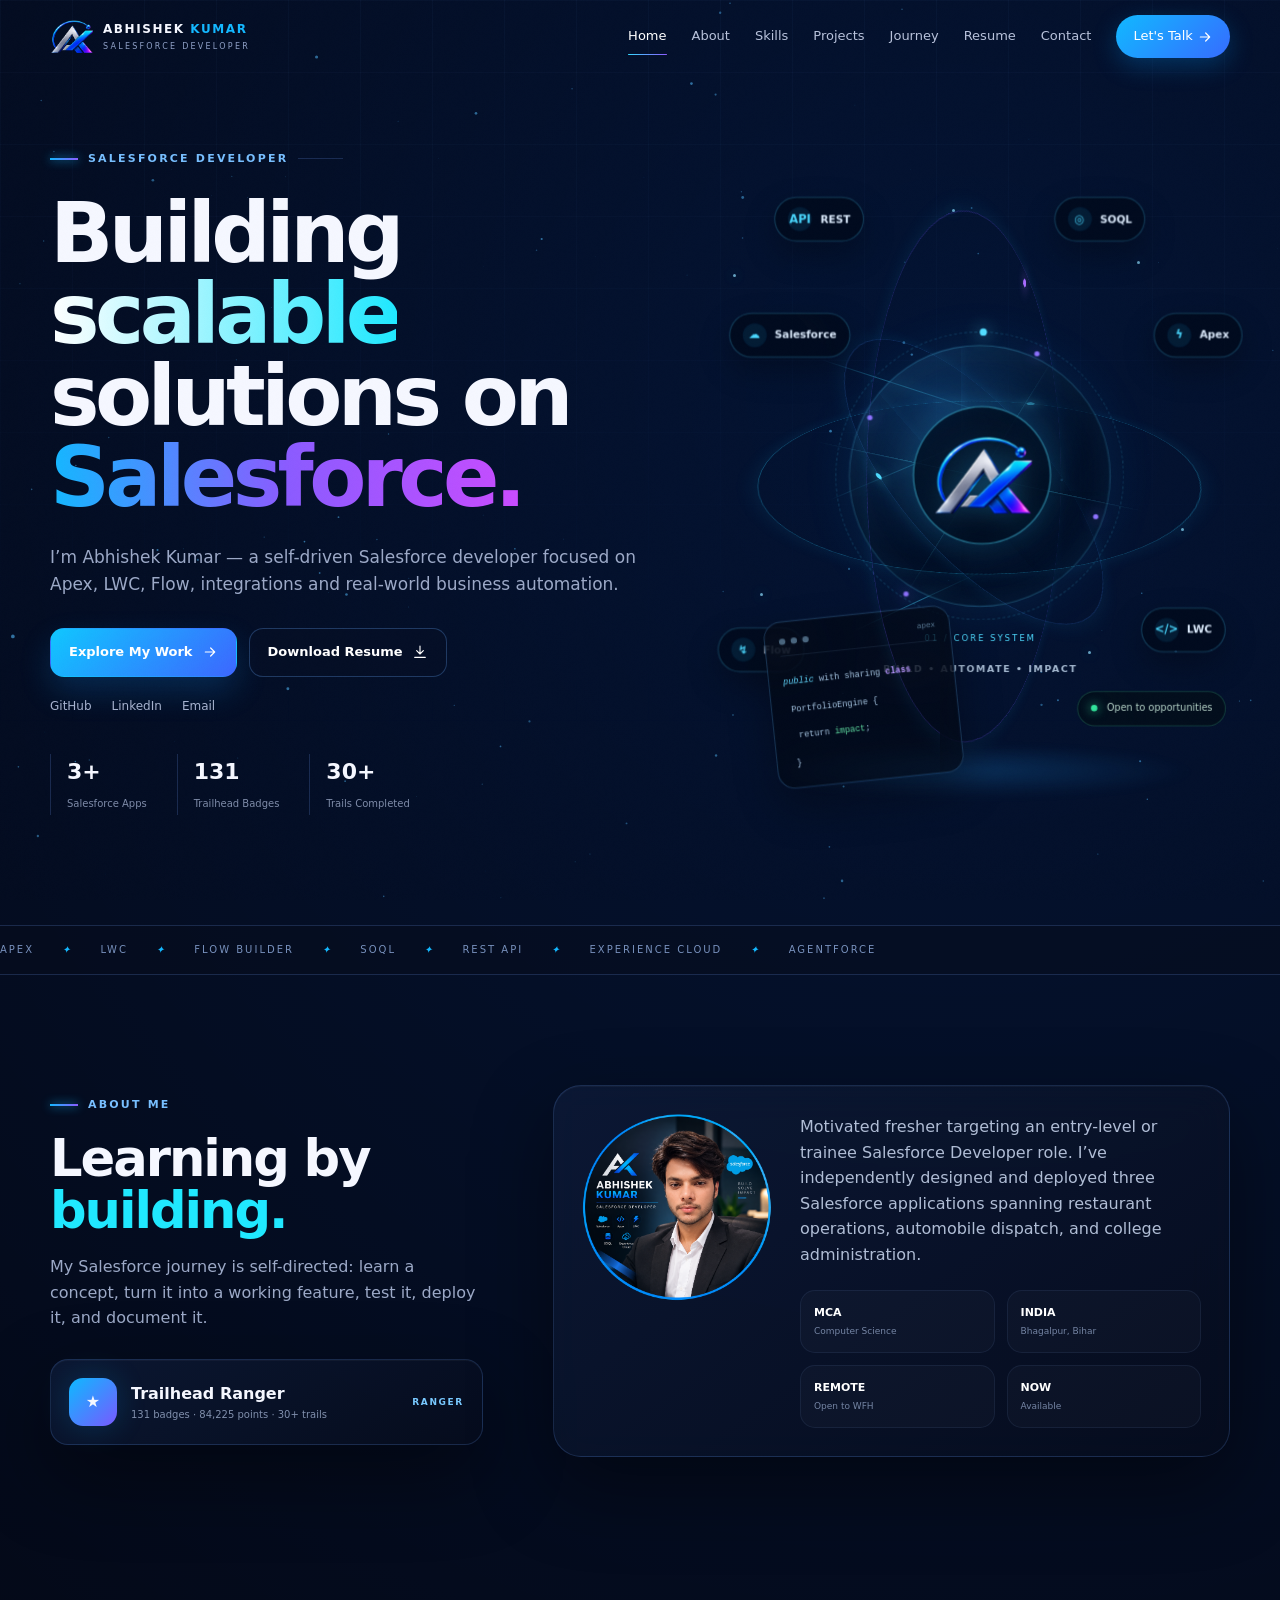
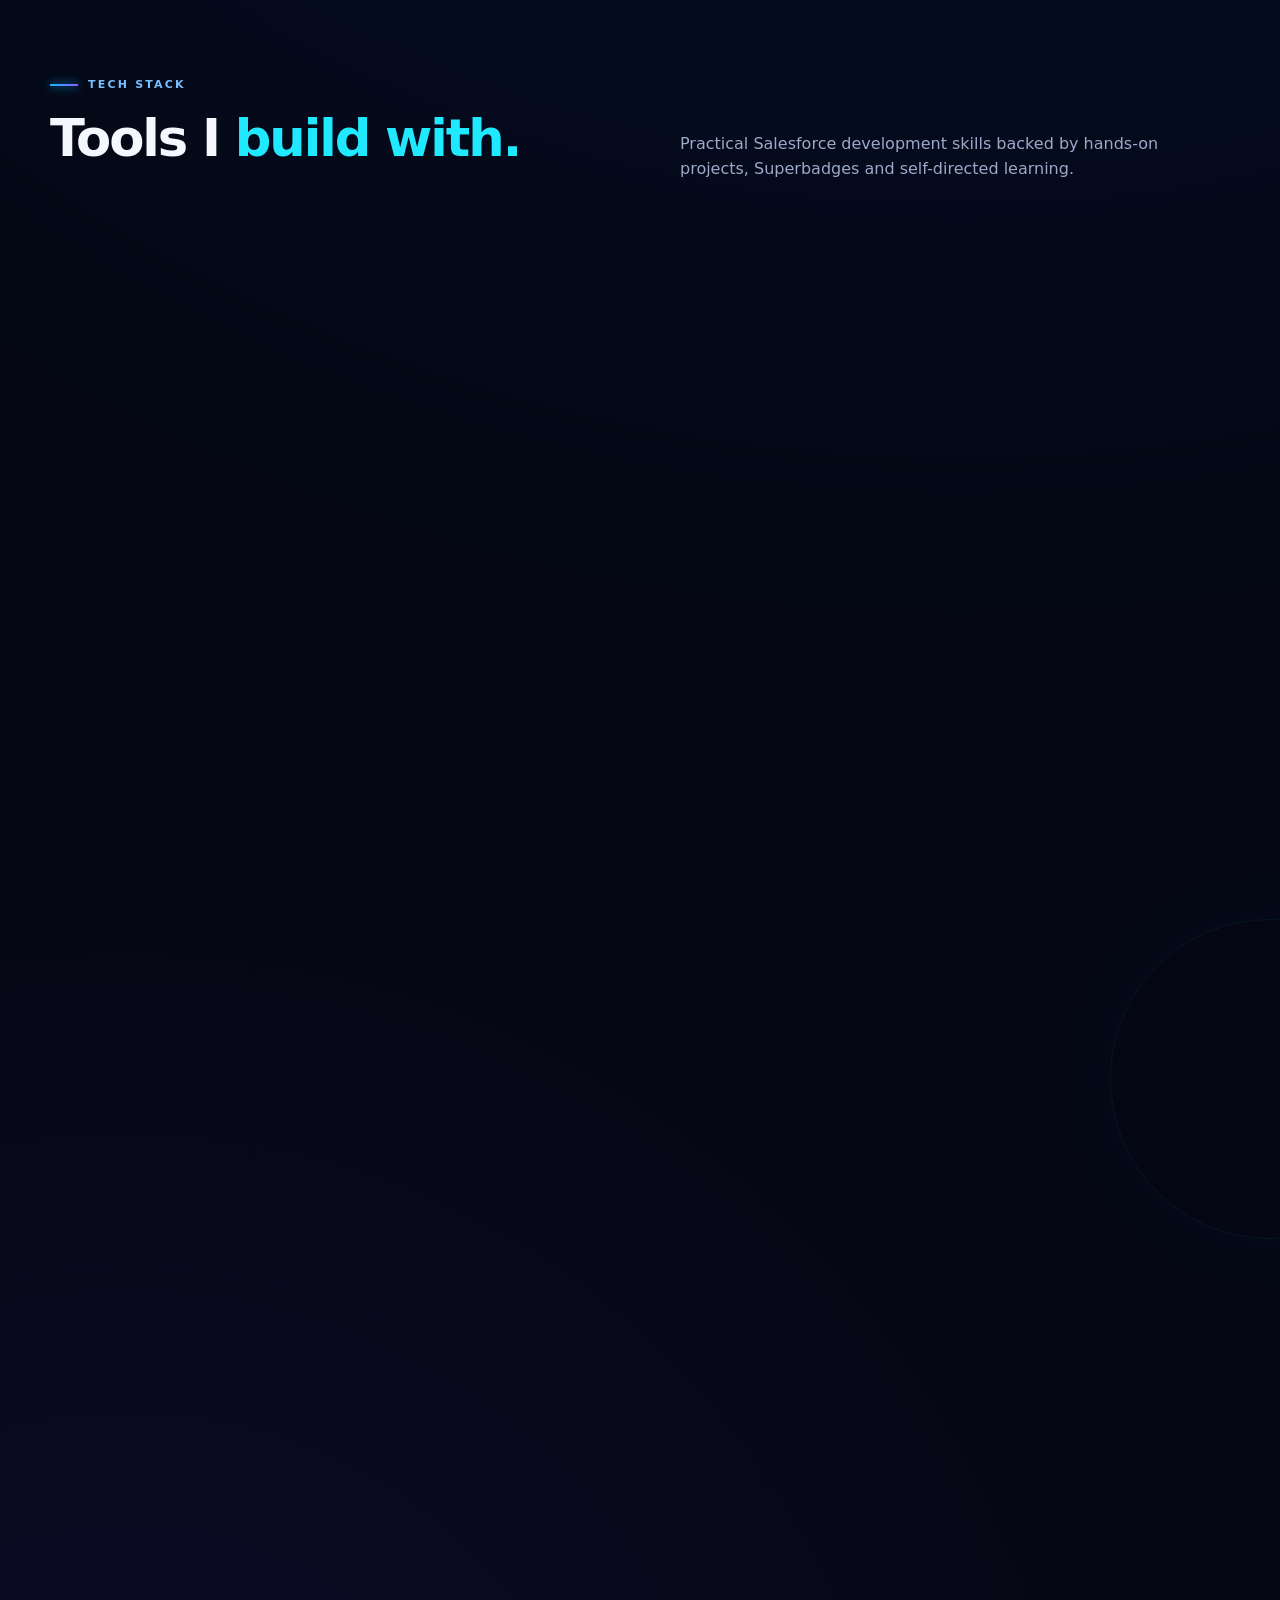
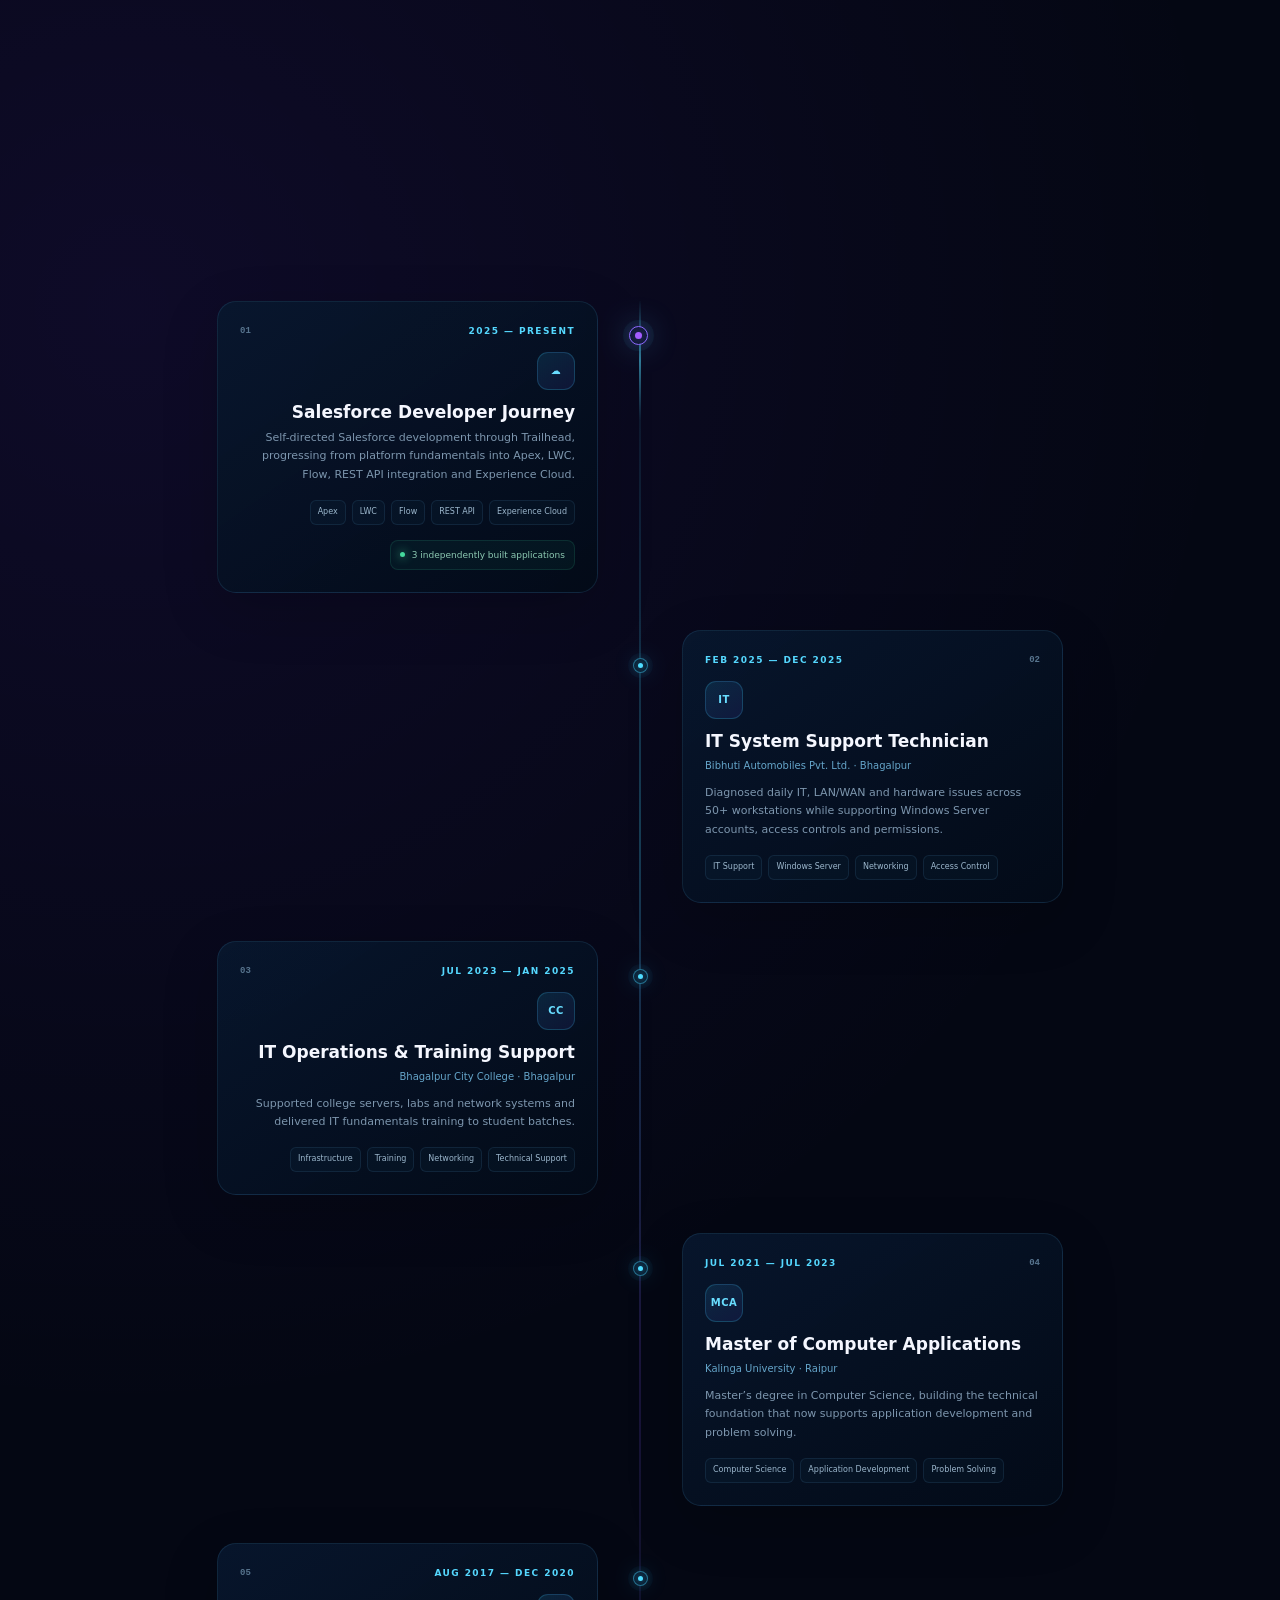
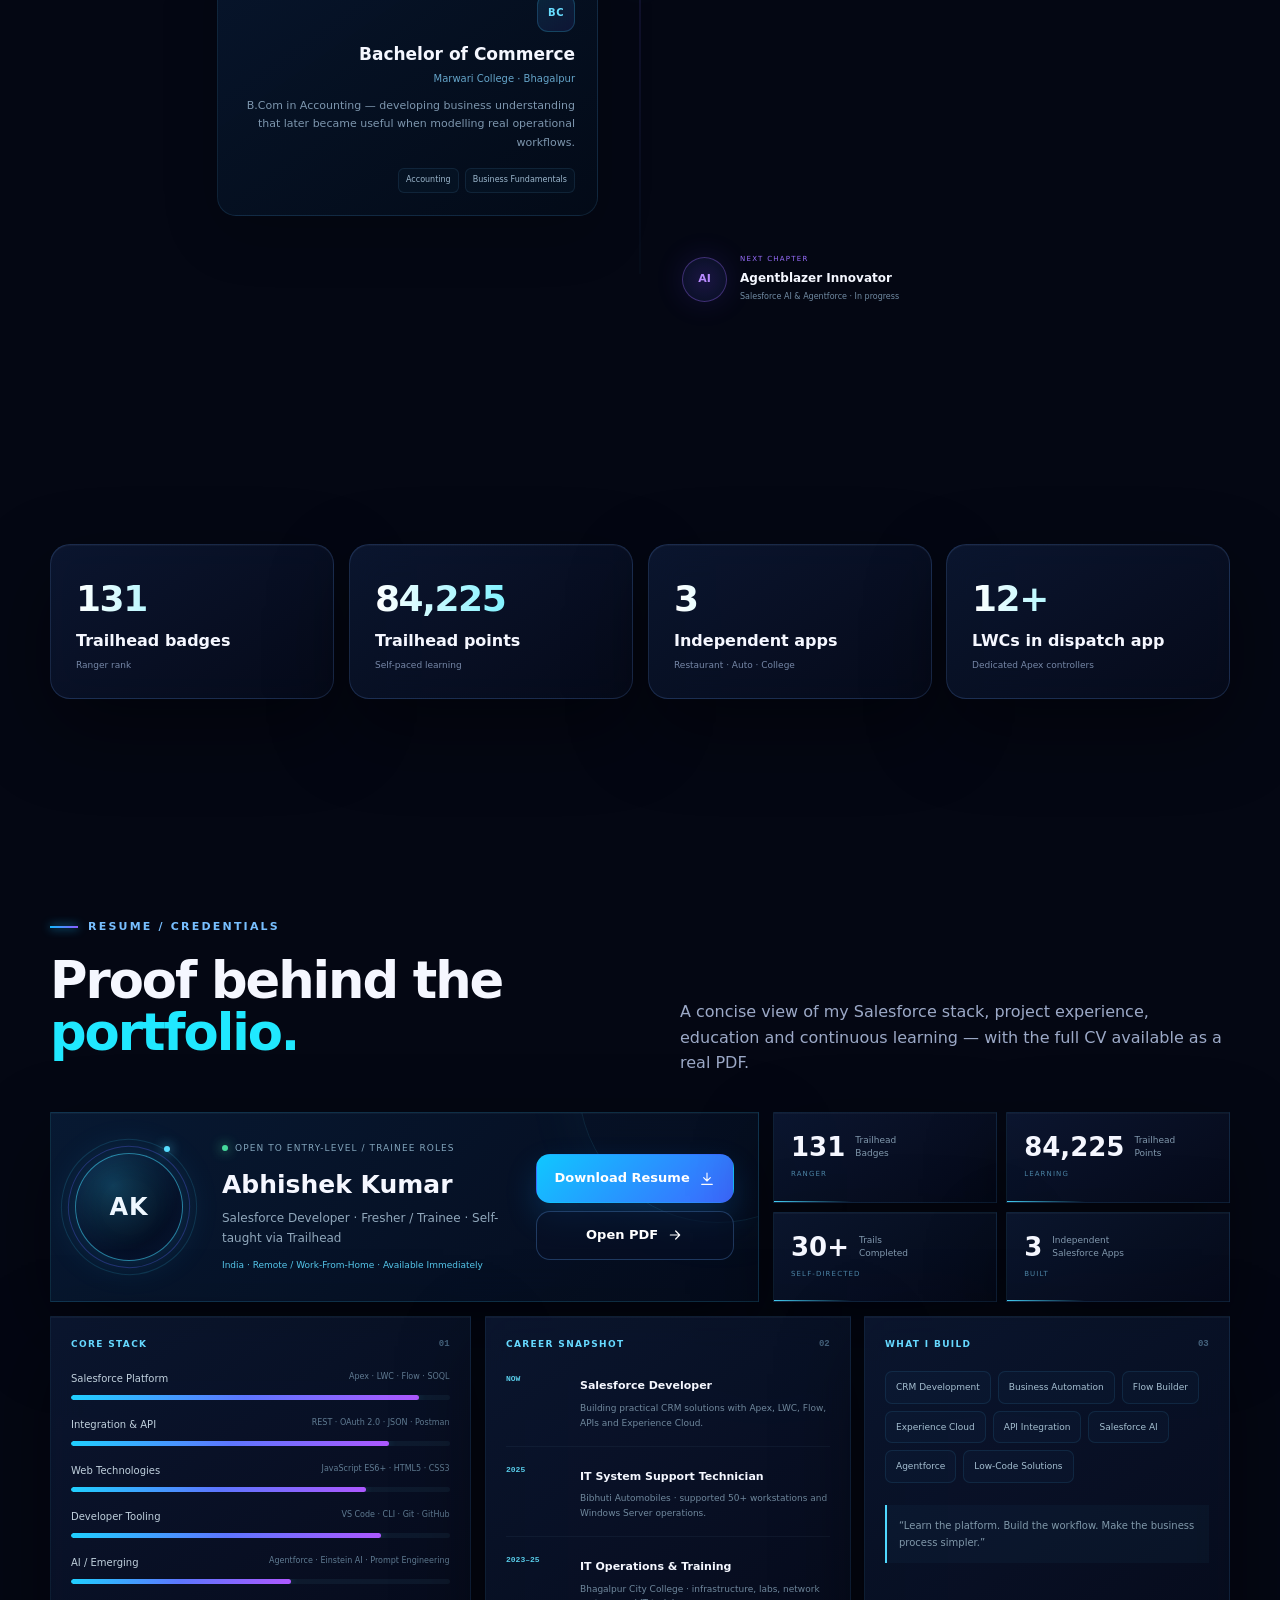
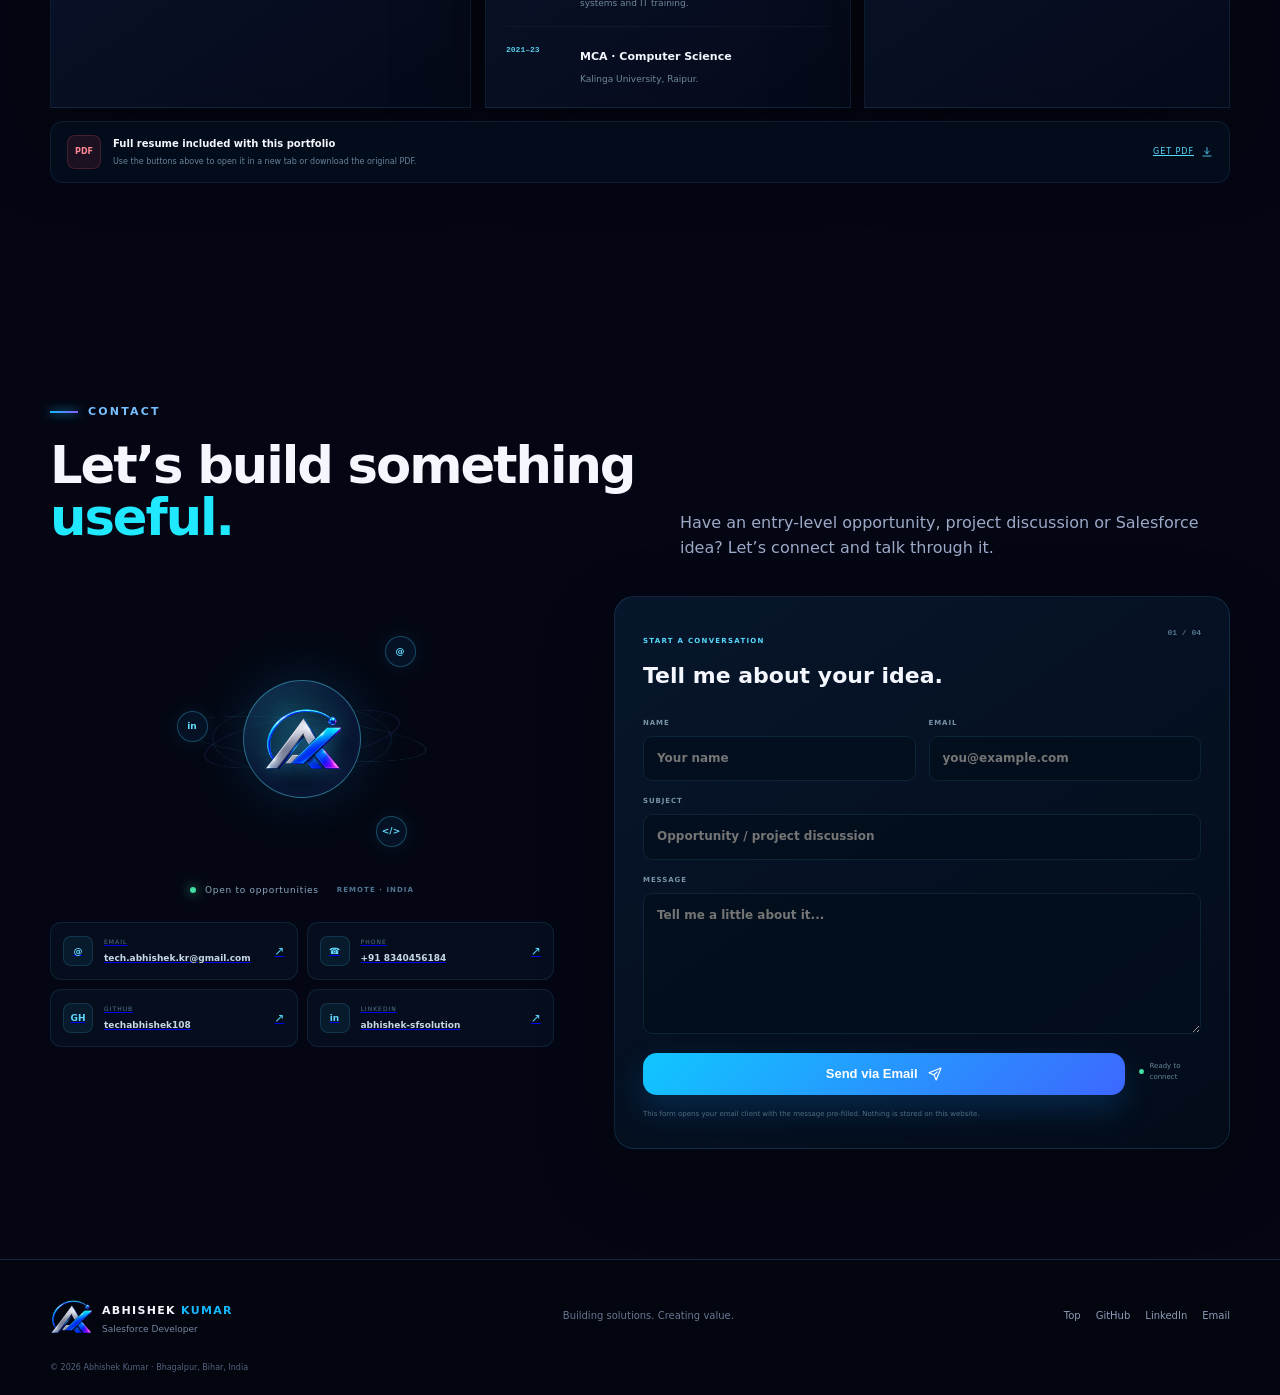
<file: index.html>
<!doctype html>
<html lang="en">
<head>
<meta charset="utf-8">
<meta name="viewport" content="width=device-width,initial-scale=1">
<meta name="theme-color" content="#050816">
<meta name="description" content="Abhishek Kumar — Salesforce Developer portfolio. Apex, LWC, Flow, SOQL, REST API, Experience Cloud and Salesforce automation projects.">
<title>Abhishek Kumar | Salesforce Developer</title>
<link rel="icon" href="favicon.png">
<link rel="stylesheet" href="styles.css">

<meta name="theme-color" content="#030b1b">
<meta property="og:type" content="website">
<meta property="og:title" content="Abhishek Kumar — Salesforce Developer">
<meta property="og:description" content="Salesforce Developer portfolio — Apex, LWC, Flow, REST API and Experience Cloud.">
<meta property="og:image" content="brand-logo.png">
<meta name="twitter:card" content="summary_large_image">

</head>
<body><a class="skip-link" href="#home">Skip to content</a>
<canvas id="space" aria-hidden="true"></canvas>
<div class="noise" aria-hidden="true"></div>
<div class="scroll-progress" id="progress"></div>

<header class="nav-wrap" id="top">
  <nav class="nav container">
    <a class="brand" href="#home" aria-label="Abhishek Kumar home">
      <img src="brand-mark.png" alt="AK logo">
      <span><strong>ABHISHEK <em>KUMAR</em></strong><small>SALESFORCE DEVELOPER</small></span>
    </a>
    <button class="menu-toggle" id="menuToggle" aria-label="Open menu"><svg><use href="icons.svg#i-menu"/></svg></button>
    <div class="nav-links" id="navLinks">
      <a class="active" href="#home">Home</a><a href="#about">About</a><a href="#skills">Skills</a><a href="#projects">Projects</a><a href="#journey">Journey</a><a href="#resume">Resume</a><a href="#contact">Contact</a>
      <a class="nav-cta" href="#contact">Let's Talk <svg><use href="icons.svg#i-arrow"/></svg></a>
    </div>
  </nav>
</header>

<main>
<section class="hero section" id="home">
  <div class="container hero-grid">
    <div class="hero-copy reveal">
      <div class="eyebrow"><span></span> SALESFORCE DEVELOPER <span class="eyebrow-line"></span></div>
      <h1>Building <span>scalable</span><br>solutions on <b>Salesforce.</b></h1>
      <p class="hero-lead">I’m Abhishek Kumar — a self-driven Salesforce developer focused on Apex, LWC, Flow, integrations and real-world business automation.</p>
      <div class="hero-actions">
        <a class="btn primary" href="#projects">Explore My Work <svg><use href="icons.svg#i-arrow"/></svg></a>
        <a class="btn ghost" href="Abhishek_Kumar_Resume.pdf" download>Download Resume <svg><use href="icons.svg#i-download"/></svg></a>
      </div>
      <div class="hero-socials">
        <a href="https://github.com/techabhishek108" target="_blank" rel="noreferrer">GitHub</a>
        <a href="https://www.linkedin.com/in/abhishek-sfsolution/" target="_blank" rel="noreferrer">LinkedIn</a>
        <a href="mailto:tech.abhishek.kr@gmail.com">Email</a>
      </div>
      <div class="hero-stats">
        <div><strong>3+</strong><span>Salesforce Apps</span></div><div><strong>131</strong><span>Trailhead Badges</span></div><div><strong>30+</strong><span>Trails Completed</span></div>
      </div>
    </div>

    <div class="hero-stage-v4 reveal" id="heroStage">
      <div class="v4-space" aria-hidden="true">
        <span class="v4-star s1"></span><span class="v4-star s2"></span><span class="v4-star s3"></span>
        <span class="v4-star s4"></span><span class="v4-star s5"></span><span class="v4-star s6"></span>
      </div>

      <div class="v4-scene" id="hero3D">
        <div class="v4-orbit orbit-a"><i></i></div>
        <div class="v4-orbit orbit-b"><i></i></div>
        <div class="v4-orbit orbit-c"><i></i></div>
        <div class="v4-core-shell" aria-hidden="true">
          <div class="core-disc"></div>
          <div class="core-scan"></div>
          <div class="core-axis axis-x"></div>
          <div class="core-axis axis-y"></div>
          <span class="core-dot dot-1"></span><span class="core-dot dot-2"></span>
          <span class="core-dot dot-3"></span><span class="core-dot dot-4"></span>
        </div>
        <div class="v4-logo-badge" data-depth="1.7">
          <img src="brand-mark.png" alt="AK">
        </div>

        <div class="v4-node n-salesforce" data-depth="2.2"><b>☁</b><span>Salesforce</span></div>
        <div class="v4-node n-apex" data-depth="2.7"><b>ϟ</b><span>Apex</span></div>
        <div class="v4-node n-lwc" data-depth="1.8"><b>&lt;/&gt;</b><span>LWC</span></div>
        <div class="v4-node n-flow" data-depth="2.4"><b>↯</b><span>Flow</span></div>
        <div class="v4-node n-soql" data-depth="2.0"><b>◎</b><span>SOQL</span></div>
        <div class="v4-node n-api" data-depth="1.5"><b>API</b><span>REST</span></div>

        <div class="v4-code-card" data-depth="1.4">
          <div class="code-top"><span></span><span></span><span></span><em>apex</em></div>
          <code><i>public</i> with sharing <b>class</b><br>
          &nbsp;PortfolioEngine {<br>
          &nbsp;&nbsp;<span>return</span> <mark>impact</mark>;<br>
          &nbsp;}</code>
        </div>

        <div class="v4-scene-label">
          <span>01 / CORE SYSTEM</span>
          <b>BUILD • AUTOMATE • IMPACT</b>
        </div>
        <div class="v4-status"><span></span> Open to opportunities</div>
        <div class="v4-data-line dl1"></div><div class="v4-data-line dl2"></div>
        <div class="v4-data-line dl3"></div>
        <div class="v4-floor"></div>
      </div>
    </div>
  </div>
</section>

<section class="marquee"><div><span>APEX</span><i>✦</i><span>LWC</span><i>✦</i><span>FLOW BUILDER</span><i>✦</i><span>SOQL</span><i>✦</i><span>REST API</span><i>✦</i><span>EXPERIENCE CLOUD</span><i>✦</i><span>AGENTFORCE</span></div></section>

<section class="section about" id="about">
  <div class="container two-col">
    <div class="section-intro reveal"><div class="eyebrow"><span></span> ABOUT ME</div><h2>Learning by <span>building.</span></h2><p>My Salesforce journey is self-directed: learn a concept, turn it into a working feature, test it, deploy it, and document it.</p><div class="ranger-card glass"><div class="ranger-icon">★</div><div><strong>Trailhead Ranger</strong><small>131 badges · 84,225 points · 30+ trails</small></div><b>RANGER</b></div></div>
    <div class="about-card glass reveal"><div class="about-photo"><img src="profile.png" alt="Abhishek Kumar"></div><div class="about-copy"><p>Motivated fresher targeting an entry-level or trainee Salesforce Developer role. I’ve independently designed and deployed three Salesforce applications spanning restaurant operations, automobile dispatch, and college administration.</p><div class="mini-grid"><div><b>MCA</b><span>Computer Science</span></div><div><b>INDIA</b><span>Bhagalpur, Bihar</span></div><div><b>REMOTE</b><span>Open to WFH</span></div><div><b>NOW</b><span>Available</span></div></div></div></div>
  </div>
</section>

<section class="section skills" id="skills">
  <div class="container"><div class="section-head reveal"><div><div class="eyebrow"><span></span> TECH STACK</div><h2>Tools I <span>build with.</span></h2></div><p>Practical Salesforce development skills backed by hands-on projects, Superbadges and self-directed learning.</p></div>
  <div class="skill-grid">
    <article class="skill-card glass reveal"><div class="skill-icon">A</div><h3>Apex</h3><p>Triggers, classes, batch, test classes, business logic.</p><div class="meter"><i style="--w:91%"></i></div><small>91%</small></article>
    <article class="skill-card glass reveal"><div class="skill-icon">L</div><h3>Lightning Web Components</h3><p>Reusable UI, state, events, Apex-backed components.</p><div class="meter"><i style="--w:88%"></i></div><small>88%</small></article>
    <article class="skill-card glass reveal"><div class="skill-icon">F</div><h3>Flow Builder</h3><p>Screen flows and staff-facing workflow automation.</p><div class="meter"><i style="--w:86%"></i></div><small>86%</small></article>
    <article class="skill-card glass reveal"><div class="skill-icon">S</div><h3>SOQL / SQL</h3><p>Queries, DML, relationships and relational modeling.</p><div class="meter"><i style="--w:84%"></i></div><small>84%</small></article>
    <article class="skill-card glass reveal"><div class="skill-icon">↔</div><h3>REST / OAuth</h3><p>JSON, HTTP callouts, Postman, Named Credentials.</p><div class="meter"><i style="--w:78%"></i></div><small>78%</small></article>
    <article class="skill-card glass reveal"><div class="skill-icon">☁</div><h3>Experience Cloud</h3><p>LWR sites, guest access, public portals and deployment.</p><div class="meter"><i style="--w:83%"></i></div><small>83%</small></article>
    <article class="skill-card glass reveal"><div class="skill-icon">JS</div><h3>JavaScript</h3><p>ES6+, HTML5, CSS3 and component-driven interfaces.</p><div class="meter"><i style="--w:80%"></i></div><small>80%</small></article>
    <article class="skill-card glass reveal"><div class="skill-icon">AI</div><h3>Agentforce</h3><p>Agentblazer Innovator track, Einstein basics and prompt fundamentals.</p><div class="meter"><i style="--w:58%"></i></div><small>In progress</small></article>
  </div></div>
</section>

<section class="section projects v5-projects" id="projects">
      <div class="section-orbit-decoration" aria-hidden="true"></div>
      <div class="section-head reveal">
        <div>
          <span class="eyebrow">SELECTED WORK</span>
          <h2>Systems I’ve <span>built.</span></h2>
        </div>
        <p>Three real-world Salesforce applications, designed around business workflows, automation and usable interfaces.</p>
      </div>

      <div class="project-showcase">
        <article class="project-card-v5 reveal" data-project="challan">
          <div class="project-number">01</div>
          <div class="project-media">
            <img src="project-challan.png" alt="Subdealer Challan Dispatch System">
            <div class="media-shine"></div>
            <span class="project-type">SALESFORCE APPLICATION</span>
          </div>
          <div class="project-body">
            <div class="project-title-row">
              <h3>Subdealer Challan Dispatch System</h3>
              <span class="project-arrow">↗</span>
            </div>
            <p>Challan generation, dispatch management and delivery tracking for Honda two-wheeler subdealers.</p>
            <div class="tech-pills"><span>Apex</span><span>LWC</span><span>SOQL</span><span>Experience Cloud</span></div>
            <button class="case-study-btn" type="button" data-open-project="challan">View Case Study <b>→</b></button>
          </div>
        </article>

        <article class="project-card-v5 reveal" data-project="college">
          <div class="project-number">02</div>
          <div class="project-media">
            <img src="project-college.png" alt="Bhagalpur City College Management System">
            <div class="media-shine"></div>
            <span class="project-type">EDUCATION MANAGEMENT</span>
          </div>
          <div class="project-body">
            <div class="project-title-row">
              <h3>College Management System</h3>
              <span class="project-arrow">↗</span>
            </div>
            <p>Digital management solution for academic, administrative and student activities at Bhagalpur City College.</p>
            <div class="tech-pills"><span>Salesforce</span><span>Flow</span><span>Apex</span><span>LWC</span></div>
            <button class="case-study-btn" type="button" data-open-project="college">View Case Study <b>→</b></button>
          </div>
        </article>

        <article class="project-card-v5 reveal" data-project="restaurant">
          <div class="project-number">03</div>
          <div class="project-media">
            <img src="project-restaurant.png" alt="Restaurant E-Management System">
            <div class="media-shine"></div>
            <span class="project-type">RESTAURANT OPERATIONS</span>
          </div>
          <div class="project-body">
            <div class="project-title-row">
              <h3>Restaurant E-Management System</h3>
              <span class="project-arrow">↗</span>
            </div>
            <p>End-to-end restaurant operations covering orders, menu, tables, reservations, billing, kitchen and staff.</p>
            <div class="tech-pills"><span>Salesforce</span><span>LWC</span><span>Apex</span><span>SOQL</span></div>
            <button class="case-study-btn" type="button" data-open-project="restaurant">View Case Study <b>→</b></button>
          </div>
        </article>
      </div>

      <div class="project-modal" id="projectModal" aria-hidden="true">
        <div class="modal-backdrop" data-close-project></div>
        <div class="modal-panel" role="dialog" aria-modal="true" aria-labelledby="modalTitle">
          <button class="modal-close" type="button" data-close-project aria-label="Close case study">×</button>
          <div class="modal-kicker" id="modalKicker"></div>
          <h3 id="modalTitle"></h3>
          <p id="modalSummary"></p>
          <div class="modal-grid">
            <div><span>ROLE</span><strong id="modalRole"></strong></div>
            <div><span>PLATFORM</span><strong id="modalPlatform"></strong></div>
            <div><span>FOCUS</span><strong id="modalFocus"></strong></div>
          </div>
          <div class="modal-columns">
            <div><h4>What it solves</h4><ul id="modalProblems"></ul></div>
            <div><h4>Key implementation</h4><ul id="modalFeatures"></ul></div>
          </div>
          <div class="modal-stack" id="modalStack"></div>
        </div>
      </div>
    </section>

<section class="section v7-journey" id="journey">
  <div class="container">
    <div class="section-head reveal">
      <div>
        <div class="eyebrow"><span></span> MY JOURNEY</div>
        <h2>From IT support to <span>Salesforce.</span></h2>
      </div>
      <p>A timeline of the work, education and self-directed learning that led to building real Salesforce applications.</p>
    </div>

    <div class="journey-v7">
      <div class="journey-line" aria-hidden="true"><i></i></div>

      <article class="journey-item v7-current reveal">
        <div class="journey-dot"><span></span></div>
        <div class="journey-card glass">
          <div class="journey-meta"><span>2025 — PRESENT</span><b>01</b></div>
          <div class="journey-icon">☁</div>
          <h3>Salesforce Developer Journey</h3>
          <p>Self-directed Salesforce development through Trailhead, progressing from platform fundamentals into Apex, LWC, Flow, REST API integration and Experience Cloud.</p>
          <div class="journey-tags"><span>Apex</span><span>LWC</span><span>Flow</span><span>REST API</span><span>Experience Cloud</span></div>
          <div class="journey-result"><i></i><span>3 independently built applications</span></div>
        </div>
      </article>

      <article class="journey-item reveal">
        <div class="journey-dot"><span></span></div>
        <div class="journey-card glass">
          <div class="journey-meta"><span>FEB 2025 — DEC 2025</span><b>02</b></div>
          <div class="journey-icon">IT</div>
          <h3>IT System Support Technician</h3>
          <div class="journey-company">Bibhuti Automobiles Pvt. Ltd. · Bhagalpur</div>
          <p>Diagnosed daily IT, LAN/WAN and hardware issues across 50+ workstations while supporting Windows Server accounts, access controls and permissions.</p>
          <div class="journey-tags"><span>IT Support</span><span>Windows Server</span><span>Networking</span><span>Access Control</span></div>
        </div>
      </article>

      <article class="journey-item reveal">
        <div class="journey-dot"><span></span></div>
        <div class="journey-card glass">
          <div class="journey-meta"><span>JUL 2023 — JAN 2025</span><b>03</b></div>
          <div class="journey-icon">CC</div>
          <h3>IT Operations &amp; Training Support</h3>
          <div class="journey-company">Bhagalpur City College · Bhagalpur</div>
          <p>Supported college servers, labs and network systems and delivered IT fundamentals training to student batches.</p>
          <div class="journey-tags"><span>Infrastructure</span><span>Training</span><span>Networking</span><span>Technical Support</span></div>
        </div>
      </article>

      <article class="journey-item reveal">
        <div class="journey-dot"><span></span></div>
        <div class="journey-card glass">
          <div class="journey-meta"><span>JUL 2021 — JUL 2023</span><b>04</b></div>
          <div class="journey-icon">MCA</div>
          <h3>Master of Computer Applications</h3>
          <div class="journey-company">Kalinga University · Raipur</div>
          <p>Master’s degree in Computer Science, building the technical foundation that now supports application development and problem solving.</p>
          <div class="journey-tags"><span>Computer Science</span><span>Application Development</span><span>Problem Solving</span></div>
        </div>
      </article>

      <article class="journey-item reveal">
        <div class="journey-dot"><span></span></div>
        <div class="journey-card glass">
          <div class="journey-meta"><span>AUG 2017 — DEC 2020</span><b>05</b></div>
          <div class="journey-icon">BC</div>
          <h3>Bachelor of Commerce</h3>
          <div class="journey-company">Marwari College · Bhagalpur</div>
          <p>B.Com in Accounting — developing business understanding that later became useful when modelling real operational workflows.</p>
          <div class="journey-tags"><span>Accounting</span><span>Business Fundamentals</span></div>
        </div>
      </article>

      <div class="journey-milestone reveal">
        <div class="milestone-core">AI</div>
        <div><span>NEXT CHAPTER</span><strong>Agentblazer Innovator</strong><small>Salesforce AI &amp; Agentforce · In progress</small></div>
      </div>
    </div>
  </div>
</section>

<section class="section achievements"><div class="container achievement-grid"><div class="achievement glass reveal"><strong>131</strong><span>Trailhead badges</span><small>Ranger rank</small></div><div class="achievement glass reveal"><strong>84,225</strong><span>Trailhead points</span><small>Self-paced learning</small></div><div class="achievement glass reveal"><strong>3</strong><span>Independent apps</span><small>Restaurant · Auto · College</small></div><div class="achievement glass reveal"><strong>12+</strong><span>LWCs in dispatch app</span><small>Dedicated Apex controllers</small></div></div></section>

<section class="section resume v8-resume" id="resume">
  <div class="container">
    <div class="section-head reveal">
      <div>
        <div class="eyebrow"><span></span> RESUME / CREDENTIALS</div>
        <h2>Proof behind the <span>portfolio.</span></h2>
      </div>
      <p>A concise view of my Salesforce stack, project experience, education and continuous learning — with the full CV available as a real PDF.</p>
    </div>

    <div class="resume-v8-grid">
      <div class="resume-command glass reveal">
        <div class="resume-orb" aria-hidden="true"><span>AK</span><i></i></div>
        <div class="resume-command-copy">
          <div class="resume-status"><b></b> OPEN TO ENTRY-LEVEL / TRAINEE ROLES</div>
          <h3>Abhishek Kumar</h3>
          <p>Salesforce Developer · Fresher / Trainee · Self-taught via Trailhead</p>
          <div class="resume-location">India · Remote / Work-From-Home · Available Immediately</div>
        </div>
        <div class="resume-actions-v8">
          <a class="btn primary" href="Abhishek_Kumar_Resume.pdf" download>Download Resume <svg><use href="icons.svg#i-download"/></svg></a>
          <a class="btn ghost" href="Abhishek_Kumar_Resume.pdf" target="_blank" rel="noreferrer">Open PDF <svg><use href="icons.svg#i-arrow"/></svg></a>
        </div>
      </div>

      <div class="resume-proof-grid reveal">
        <div class="proof-card glass"><strong>131</strong><span>Trailhead<br>Badges</span><em>RANGER</em></div>
        <div class="proof-card glass"><strong>84,225</strong><span>Trailhead<br>Points</span><em>LEARNING</em></div>
        <div class="proof-card glass"><strong>30+</strong><span>Trails<br>Completed</span><em>SELF-DIRECTED</em></div>
        <div class="proof-card glass"><strong>3</strong><span>Independent<br>Salesforce Apps</span><em>BUILT</em></div>
      </div>
    </div>

    <div class="resume-lower-grid">
      <div class="resume-card glass reveal">
        <div class="resume-card-head"><span>CORE STACK</span><b>01</b></div>
        <div class="stack-bars">
          <div><label>Salesforce Platform <small>Apex · LWC · Flow · SOQL</small></label><i><b style="width:92%"></b></i></div>
          <div><label>Integration &amp; API <small>REST · OAuth 2.0 · JSON · Postman</small></label><i><b style="width:84%"></b></i></div>
          <div><label>Web Technologies <small>JavaScript ES6+ · HTML5 · CSS3</small></label><i><b style="width:78%"></b></i></div>
          <div><label>Developer Tooling <small>VS Code · CLI · Git · GitHub</small></label><i><b style="width:82%"></b></i></div>
          <div><label>AI / Emerging <small>Agentforce · Einstein AI · Prompt Engineering</small></label><i><b style="width:58%"></b></i></div>
        </div>
      </div>

      <div class="resume-card glass reveal">
        <div class="resume-card-head"><span>CAREER SNAPSHOT</span><b>02</b></div>
        <div class="snapshot-list">
          <article><span>NOW</span><div><strong>Salesforce Developer</strong><p>Building practical CRM solutions with Apex, LWC, Flow, APIs and Experience Cloud.</p></div></article>
          <article><span>2025</span><div><strong>IT System Support Technician</strong><p>Bibhuti Automobiles · supported 50+ workstations and Windows Server operations.</p></div></article>
          <article><span>2023–25</span><div><strong>IT Operations &amp; Training</strong><p>Bhagalpur City College · infrastructure, labs, network systems and IT training.</p></div></article>
          <article><span>2021–23</span><div><strong>MCA · Computer Science</strong><p>Kalinga University, Raipur.</p></div></article>
        </div>
      </div>

      <div class="resume-card glass reveal">
        <div class="resume-card-head"><span>WHAT I BUILD</span><b>03</b></div>
        <div class="interest-cloud">
          <span>CRM Development</span><span>Business Automation</span><span>Flow Builder</span><span>Experience Cloud</span><span>API Integration</span><span>Salesforce AI</span><span>Agentforce</span><span>Low-Code Solutions</span>
        </div>
        <div class="resume-quote">“Learn the platform. Build the workflow. Make the business process simpler.”</div>
      </div>
    </div>

    <div class="resume-pdf-note reveal">
      <span class="pdf-chip">PDF</span><div><strong>Full resume included with this portfolio</strong><small>Use the buttons above to open it in a new tab or download the original PDF.</small></div><a href="Abhishek_Kumar_Resume.pdf" download>GET PDF <svg><use href="icons.svg#i-download"/></svg></a>
    </div>
  </div>
</section>

<section class="section contact v9-contact" id="contact">
<div class="container">
  <div class="section-head reveal"><div><div class="eyebrow"><span></span> CONTACT</div><h2>Let’s build something <span>useful.</span></h2></div><p>Have an entry-level opportunity, project discussion or Salesforce idea? Let’s connect and talk through it.</p></div>
  <div class="contact-v9-grid">
    <div class="contact-v9-left reveal">
      <div class="contact-orbit" aria-hidden="true"><div class="orbit-ring r1"></div><div class="orbit-ring r2"></div><div class="orbit-ring r3"></div><div class="contact-core"><img src="brand-mark.png" alt="AK"/></div><span class="orbit-node n1">@</span><span class="orbit-node n2">in</span><span class="orbit-node n3">&lt;/&gt;</span></div>
      <div class="contact-status"><i></i><span>Open to opportunities</span><b>REMOTE · INDIA</b></div>
      <div class="contact-direct">
        <a href="mailto:tech.abhishek.kr@gmail.com" class="contact-channel"><span class="channel-icon">@</span><span><small>EMAIL</small><strong>tech.abhishek.kr@gmail.com</strong></span><em>↗</em></a>
        <a href="tel:+918340456184" class="contact-channel"><span class="channel-icon">☎</span><span><small>PHONE</small><strong>+91 8340456184</strong></span><em>↗</em></a>
        <a href="https://github.com/techabhishek108" target="_blank" rel="noreferrer" class="contact-channel"><span class="channel-icon">GH</span><span><small>GITHUB</small><strong>techabhishek108</strong></span><em>↗</em></a>
        <a href="https://www.linkedin.com/in/abhishek-sfsolution/" target="_blank" rel="noreferrer" class="contact-channel"><span class="channel-icon">in</span><span><small>LINKEDIN</small><strong>abhishek-sfsolution</strong></span><em>↗</em></a>
      </div>
    </div>
    <form class="contact-form glass contact-v9-form reveal" id="contactForm">
      <div class="form-top"><div><span>START A CONVERSATION</span><h3>Tell me about your idea.</h3></div><div class="form-code">01 / 04</div></div>
      <div class="form-row"><label>NAME<input id="name" required autocomplete="name" placeholder="Your name"></label><label>EMAIL<input id="email" type="email" required autocomplete="email" placeholder="you@example.com"></label></div>
      <label>SUBJECT<input id="subject" required placeholder="Opportunity / project discussion"></label>
      <label>MESSAGE<textarea id="message" rows="6" required placeholder="Tell me a little about it..."></textarea></label>
      <div class="form-actions"><button class="btn primary" type="submit">Send via Email <svg><use href="icons.svg#i-send"/></svg></button><span class="form-ready"><i></i> Ready to connect</span></div>
      <small class="form-note">This form opens your email client with the message pre-filled. Nothing is stored on this website.</small>
    </form>
  </div>
</div></section>
</main>

<footer><div class="container footer-inner"><div class="footer-brand"><img src="brand-mark.png" alt="AK"><div><strong>ABHISHEK <em>KUMAR</em></strong><span>Salesforce Developer</span></div></div><p>Building solutions. Creating value.</p><div class="footer-links"><a href="#home">Top</a><a href="https://github.com/techabhishek108" target="_blank" rel="noreferrer">GitHub</a><a href="https://www.linkedin.com/in/abhishek-sfsolution/" target="_blank" rel="noreferrer">LinkedIn</a><a href="mailto:tech.abhishek.kr@gmail.com">Email</a></div></div><div class="container copyright">© <span id="year"></span> Abhishek Kumar · Bhagalpur, Bihar, India</div></footer>

<div class="modal" id="projectModal" aria-hidden="true"><div class="modal-backdrop"></div><div class="modal-card glass"><button class="modal-close" id="modalClose" aria-label="Close"><svg><use href="icons.svg#i-x"/></svg></button><div id="modalContent"></div></div></div>
<script src="script.js"></script>
<noscript><div class="noscript-note">JavaScript is disabled. The portfolio content remains available, but interactive animations may be limited.</div></noscript>
</body></html>
</file>
<file: styles.css>
:root{--bg:#040713;--panel:#091127;--panel2:#0d1730;--line:rgba(115,161,255,.2);--text:#f5f7ff;--muted:#9ca9c7;--blue:#14b8ff;--cyan:#20e8ff;--violet:#8b5cff;--purple:#c94cff;--green:#35e29a;--shadow:0 30px 80px rgba(0,0,0,.42);--radius:26px}*{box-sizing:border-box}html{scroll-behavior:smooth}body{margin:0;background:radial-gradient(circle at 75% 5%,rgba(0,100,255,.14),transparent 25%),radial-gradient(circle at 10% 45%,rgba(120,50,255,.09),transparent 25%),var(--bg);color:var(--text);font-family:Inter,ui-sans-serif,system-ui,-apple-system,BlinkMacSystemFont,"Segoe UI",sans-serif;line-height:1.6;overflow-x:hidden}body:before{content:"";position:fixed;inset:0;pointer-events:none;background-image:linear-gradient(rgba(120,170,255,.035) 1px,transparent 1px),linear-gradient(90deg,rgba(120,170,255,.035) 1px,transparent 1px);background-size:72px 72px;mask-image:linear-gradient(to bottom,black,transparent 85%);z-index:-2}.noise{position:fixed;inset:0;pointer-events:none;opacity:.025;background-image:url("data:image/svg+xml,%3Csvg xmlns='http://www.w3.org/2000/svg' width='140' height='140'%3E%3Cfilter id='n'%3E%3CfeTurbulence baseFrequency='.8' numOctaves='3' stitchTiles='stitch'/%3E%3C/filter%3E%3Crect width='100%25' height='100%25' filter='url(%23n)' opacity='.45'/%3E%3C/svg%3E");z-index:50}.scroll-progress{position:fixed;top:0;left:0;height:3px;width:0;background:linear-gradient(90deg,var(--blue),var(--violet),var(--purple));z-index:1000;box-shadow:0 0 18px var(--blue)}#space{position:fixed;inset:0;width:100%;height:100%;z-index:-1;opacity:.8}.container{width:min(1180px,calc(100% - 40px));margin:auto}.section{padding:110px 0;position:relative}.nav-wrap{position:fixed;top:0;left:0;right:0;z-index:100;padding:15px 0;transition:.35s}.nav-wrap.scrolled{background:rgba(4,7,19,.72);backdrop-filter:blur(20px);border-bottom:1px solid var(--line)}.nav{display:flex;align-items:center;justify-content:space-between;gap:30px}.brand{display:flex;align-items:center;gap:10px;text-decoration:none;color:var(--text)}.brand img{width:43px;height:43px;object-fit:contain}.brand strong{font-size:12px;letter-spacing:.13em;display:block}.brand em{color:var(--blue);font-style:normal}.brand small{display:block;color:#8fa0c6;font-size:8px;letter-spacing:.28em;margin-top:2px}.nav-links{display:flex;align-items:center;gap:25px}.nav-links a{color:#b8c2db;text-decoration:none;font-size:13px;transition:.25s;position:relative}.nav-links a:not(.nav-cta):after{content:"";position:absolute;left:0;right:0;bottom:-8px;height:2px;transform:scaleX(0);transform-origin:center;background:linear-gradient(90deg,var(--blue),var(--violet));transition:.25s}.nav-links a:hover,.nav-links a.active{color:#fff}.nav-links a:hover:after,.nav-links a.active:after{transform:scaleX(1)}.nav-cta{padding:11px 17px;border-radius:999px;background:linear-gradient(135deg,#11b9ff,#366cff);color:#fff!important;box-shadow:0 8px 25px rgba(0,155,255,.25)}.nav-cta svg,.btn svg,.project-open svg{width:16px;height:16px;vertical-align:middle}.menu-toggle{display:none;background:none;border:0;color:white}.menu-toggle svg{width:27px;height:27px}.hero{min-height:850px;padding-top:150px;display:flex;align-items:center;overflow:hidden}.hero-grid{display:grid;grid-template-columns:1.05fr .95fr;gap:30px;align-items:center}.eyebrow{display:flex;align-items:center;gap:10px;color:#78bfff;font-size:11px;font-weight:800;letter-spacing:.2em}.eyebrow>span:first-child{width:28px;height:2px;background:linear-gradient(90deg,var(--blue),var(--violet));box-shadow:0 0 10px var(--blue)}.eyebrow-line{flex:0 0 45px;height:1px;background:var(--line)}h1,h2,h3,p{margin-top:0}h1{font-size:clamp(48px,6.5vw,88px);line-height:.98;letter-spacing:-.055em;margin:25px 0}.hero h1 span{background:linear-gradient(90deg,#fff,var(--cyan));-webkit-background-clip:text;background-clip:text;color:transparent}.hero h1 b{background:linear-gradient(90deg,var(--blue),var(--violet),var(--purple));-webkit-background-clip:text;background-clip:text;color:transparent}.hero-lead{max-width:650px;color:var(--muted);font-size:17px}.hero-actions{display:flex;gap:12px;margin:30px 0 20px;flex-wrap:wrap}.btn{display:inline-flex;align-items:center;justify-content:center;gap:9px;border:1px solid transparent;border-radius:14px;padding:13px 18px;color:#fff;text-decoration:none;font-weight:700;font-size:13px;cursor:pointer;transition:.25s}.btn:hover{transform:translateY(-3px)}.btn.primary{background:linear-gradient(135deg,#10c7ff,#3d67ff);box-shadow:0 14px 32px rgba(18,150,255,.2)}.btn.ghost{background:rgba(8,17,39,.58);border-color:rgba(100,170,255,.28)}.hero-socials{display:flex;gap:20px}.hero-socials a{font-size:12px;color:#a7b4d0;text-decoration:none}.hero-socials a:hover{color:var(--cyan)}.hero-stats{display:flex;gap:30px;margin-top:38px}.hero-stats div{padding-left:16px;border-left:1px solid var(--line)}.hero-stats strong{display:block;font-size:22px}.hero-stats span{font-size:10px;color:#7f8ca9}.hero-stage{min-height:620px;position:relative;display:flex;align-items:center;justify-content:center;perspective:1200px}.halo{position:absolute;border-radius:50%;filter:blur(10px);opacity:.65}.halo-a{width:420px;height:420px;background:radial-gradient(circle,rgba(0,190,255,.22),transparent 65%)}.halo-b{width:650px;height:650px;background:radial-gradient(circle,rgba(115,60,255,.12),transparent 65%)}.orbit{position:absolute;border:1px solid rgba(42,190,255,.28);border-radius:50%;transform:rotateX(70deg) rotateZ(10deg);animation:spin 15s linear infinite}.orbit i{position:absolute;width:13px;height:13px;border-radius:50%;background:var(--cyan);box-shadow:0 0 22px var(--cyan);top:8%;left:15%}.orbit-1{width:570px;height:570px}.orbit-2{width:440px;height:440px;border-color:rgba(150,70,255,.3);transform:rotateX(70deg) rotateZ(-30deg);animation-duration:11s;animation-direction:reverse}.orbit-2 i{background:var(--violet);box-shadow:0 0 22px var(--violet);top:auto;bottom:12%;left:auto;right:8%}@keyframes spin{to{transform:rotateX(70deg) rotateZ(370deg)}}.profile-orb{width:360px;height:360px;border-radius:50%;position:relative;z-index:5;transform-style:preserve-3d;transition:transform .15s ease-out}.profile-orb img{width:100%;height:100%;object-fit:cover;border-radius:50%;border:1px solid rgba(150,220,255,.4);box-shadow:0 0 0 10px rgba(18,155,255,.04),0 0 70px rgba(0,160,255,.3),0 30px 90px rgba(0,0,0,.45)}.profile-ring{position:absolute;inset:-12px;border-radius:50%;border:2px solid transparent;border-top-color:var(--cyan);border-right-color:var(--violet);animation:spin2 5s linear infinite;z-index:2}@keyframes spin2{to{transform:rotate(360deg)}}.profile-chip{position:absolute;right:-30px;bottom:20px;padding:9px 13px;border-radius:999px;background:rgba(7,13,29,.82);border:1px solid rgba(90,170,255,.28);backdrop-filter:blur(15px);font-size:10px;z-index:8}.pulse{display:inline-block;width:7px;height:7px;border-radius:50%;background:var(--green);box-shadow:0 0 12px var(--green);margin-right:7px}.float-node{position:absolute;z-index:7;width:76px;height:76px;border-radius:20px;background:linear-gradient(145deg,rgba(16,35,73,.9),rgba(7,12,28,.8));border:1px solid rgba(70,175,255,.35);box-shadow:0 18px 50px rgba(0,0,0,.35),inset 0 0 30px rgba(20,120,255,.06);display:grid;place-items:center;animation:float 4s ease-in-out infinite}.float-node span{font-size:23px;font-weight:800;color:var(--cyan)}.float-node small{font-size:8px;color:#b9c5df;margin-top:-17px}.node-salesforce{left:1%;top:15%;animation-delay:-1s}.node-apex{right:3%;top:13%;animation-delay:-2.2s}.node-lwc{right:2%;bottom:19%;animation-delay:-.6s}.node-flow{left:3%;bottom:17%;animation-delay:-3s}@keyframes float{50%{transform:translateY(-14px) rotate(2deg)}}.code-panel{position:absolute;left:2%;bottom:4%;z-index:8;padding:17px 20px;border-radius:18px;line-height:1.45;transform:rotate(-5deg);font-size:10px;color:#aebbd5}.code-panel code{font-family:ui-monospace,SFMono-Regular,Menlo,monospace}.code-panel b{color:#5bc9ff}.code-panel span{color:#bb7bff}.glass{background:linear-gradient(145deg,rgba(14,28,58,.72),rgba(6,12,28,.72));border:1px solid rgba(112,164,255,.18);box-shadow:var(--shadow),inset 0 1px 0 rgba(255,255,255,.035);backdrop-filter:blur(18px)}.dots{display:flex;gap:5px;margin-bottom:12px}.dots i{width:6px;height:6px;border-radius:50%;background:#395b86}.scroll-cue{position:absolute;bottom:0;left:50%;transform:translateX(-50%);display:flex;flex-direction:column;align-items:center;gap:7px;color:#6f7f9e;font-size:8px;letter-spacing:.2em}.scroll-cue i{height:35px;width:1px;background:linear-gradient(var(--blue),transparent)}.marquee{overflow:hidden;border-top:1px solid var(--line);border-bottom:1px solid var(--line);background:rgba(7,13,29,.5)}.marquee div{display:flex;width:max-content;gap:28px;padding:16px 0;animation:marquee 26s linear infinite;color:#7891bd;font-size:10px;letter-spacing:.2em}.marquee i{color:var(--blue)}@keyframes marquee{to{transform:translateX(-50%)}}.two-col{display:grid;grid-template-columns:.78fr 1.22fr;gap:70px;align-items:center}h2{font-size:clamp(38px,4vw,60px);line-height:1.02;letter-spacing:-.04em;margin:18px 0}.section-intro p,.section-head p{color:var(--muted);max-width:550px}.section-intro h2 span,.section-head h2 span,.resume h2 span,.contact h2 span{color:var(--cyan)}.ranger-card{margin-top:28px;padding:18px;display:flex;align-items:center;gap:14px;border-radius:18px}.ranger-icon{width:48px;height:48px;border-radius:14px;display:grid;place-items:center;background:linear-gradient(135deg,#0dbaff,#7859ff);box-shadow:0 0 30px rgba(0,180,255,.2)}.ranger-card strong,.ranger-card small{display:block}.ranger-card small{font-size:10px;color:#8190ad}.ranger-card>b{margin-left:auto;font-size:9px;letter-spacing:.18em;color:#79c9ff}.about-card{border-radius:28px;padding:28px;display:grid;grid-template-columns:190px 1fr;gap:28px}.about-photo{border-radius:22px;overflow:hidden;aspect-ratio:1}.about-photo img{width:100%;height:100%;object-fit:cover}.about-copy p{color:#b0bdd5}.mini-grid{display:grid;grid-template-columns:1fr 1fr;gap:12px;margin-top:22px}.mini-grid div{padding:13px;border-radius:15px;background:rgba(255,255,255,.025);border:1px solid rgba(120,160,220,.1)}.mini-grid b,.mini-grid span{display:block}.mini-grid b{font-size:11px;color:#fff}.mini-grid span{font-size:9px;color:#7585a4;margin-top:3px}.section-head{display:flex;justify-content:space-between;gap:30px;align-items:end;margin-bottom:35px}.section-head p{margin-bottom:0}.skill-grid{display:grid;grid-template-columns:repeat(4,1fr);gap:14px}.skill-card{padding:22px;border-radius:20px;position:relative;overflow:hidden;transition:.3s}.skill-card:hover,.project-card:hover,.achievement:hover{transform:translateY(-7px);border-color:rgba(40,185,255,.35)}.skill-icon{width:44px;height:44px;border-radius:13px;display:grid;place-items:center;background:linear-gradient(135deg,rgba(0,195,255,.18),rgba(120,70,255,.18));color:var(--cyan);font-weight:900}.skill-card h3{font-size:15px;margin:15px 0 5px}.skill-card p{font-size:10px;color:#7f8da9;min-height:48px}.meter{height:4px;border-radius:99px;background:#14213d;overflow:hidden}.meter i{display:block;height:100%;width:var(--w);background:linear-gradient(90deg,var(--cyan),var(--violet));border-radius:99px}.skill-card>small{display:block;text-align:right;font-size:9px;color:#7d8eac;margin-top:6px}.project-grid{display:grid;grid-template-columns:repeat(3,1fr);gap:18px}.project-card{border-radius:24px;overflow:hidden;transition:.35s;transform-style:preserve-3d}.tags{display:flex;gap:6px;flex-wrap:wrap;margin:15px 0}.tags i{font-style:normal;font-size:8px;padding:5px 7px;border-radius:999px;background:rgba(20,170,255,.08);color:#82d8ff;border:1px solid rgba(20,170,255,.15)}.project-open{background:none;border:0;padding:0;color:#fff;font-weight:700;font-size:11px;cursor:pointer}.project-open svg{margin-left:5px}.journey-grid{align-items:start}.timeline{position:relative;padding-left:30px}.timeline:before{content:"";position:absolute;left:7px;top:5px;bottom:5px;width:1px;background:linear-gradient(var(--blue),var(--violet),transparent)}.time-item{position:relative;padding:0 0 35px 24px}.time-item:before{content:"";position:absolute;left:-28px;top:4px;width:10px;height:10px;border-radius:50%;border:2px solid #35537e;background:var(--bg);box-shadow:0 0 0 6px rgba(25,120,220,.05)}.time-item.active:before{border-color:var(--cyan);background:var(--cyan);box-shadow:0 0 20px var(--cyan)}.time-item span{font-size:9px;letter-spacing:.15em;color:#6fbeff}.time-item h3{font-size:18px;margin:8px 0 3px}.time-item p{font-size:11px;color:#8391ad;margin:0}.achievement-grid{display:grid;grid-template-columns:repeat(4,1fr);gap:15px}.achievement{padding:25px;border-radius:20px;transition:.3s}.achievement strong,.achievement span,.achievement small{display:block}.achievement strong{font-size:36px;letter-spacing:-.04em;background:linear-gradient(90deg,#fff,var(--cyan));-webkit-background-clip:text;color:transparent}.achievement span{font-weight:700}.achievement small{font-size:9px;color:#7687a7;margin-top:5px}.resume-panel{border-radius:30px;padding:42px;display:flex;align-items:center;justify-content:space-between;gap:40px;background:radial-gradient(circle at 90% 10%,rgba(30,140,255,.12),transparent 30%),linear-gradient(145deg,rgba(10,28,60,.82),rgba(6,11,25,.8))}.resume-panel p{color:#8d9bb8;max-width:680px}.resume-pills{display:flex;gap:8px;flex-wrap:wrap}.resume-pills span{font-size:9px;padding:7px 9px;border-radius:999px;border:1px solid rgba(110,170,255,.17);color:#8eafd5;background:rgba(20,90,160,.08)}.resume-actions{display:flex;flex-direction:column;gap:10px;min-width:190px}.contact-grid{display:grid;grid-template-columns:.8fr 1.2fr;gap:45px;align-items:start}.contact-copy>p{color:var(--muted);max-width:520px}.contact-list{display:grid;gap:8px;margin-top:30px}.contact-list a{padding:14px 16px;border-radius:15px;background:rgba(255,255,255,.025);border:1px solid rgba(120,160,220,.1);text-decoration:none;color:white;display:flex;justify-content:space-between;gap:15px;transition:.25s}.contact-list a:hover{border-color:rgba(40,185,255,.35);transform:translateX(5px)}.contact-list b{font-size:10px;color:#75c9ff}.contact-list span{font-size:10px;color:#8b99b4}.contact-form{border-radius:24px;padding:25px}.form-row{display:grid;grid-template-columns:1fr 1fr;gap:12px}.contact-form label{display:block;font-size:10px;color:#8190ad;margin-bottom:12px}.contact-form input,.contact-form textarea{display:block;width:100%;margin-top:7px;border-radius:13px;border:1px solid rgba(110,160,230,.14);background:rgba(2,7,19,.65);color:#fff;padding:13px 14px;outline:none;font:inherit;font-size:12px;resize:vertical}.contact-form input:focus,.contact-form textarea:focus{border-color:rgba(20,190,255,.55);box-shadow:0 0 0 3px rgba(20,190,255,.08)}.contact-form .btn{width:100%;margin-top:4px}.form-note{display:block;color:#62708b;margin-top:10px;font-size:8px}.modal{position:fixed;inset:0;z-index:500;display:none;align-items:center;justify-content:center;padding:20px}.modal.open{display:flex}.modal-backdrop{position:absolute;inset:0;background:rgba(1,3,10,.78);backdrop-filter:blur(12px)}.modal-card{position:relative;width:min(850px,100%);max-height:88vh;overflow:auto;border-radius:28px;padding:28px;z-index:1}.modal-close{position:absolute;right:16px;top:16px;width:38px;height:38px;border-radius:50%;border:1px solid var(--line);background:rgba(255,255,255,.04);color:#fff;cursor:pointer}.modal-close svg{width:18px;height:18px}.modal-content-grid{display:grid;grid-template-columns:1fr 1fr;gap:25px}.modal-content-grid img{width:100%;border-radius:18px;border:1px solid var(--line)}.modal-copy h3{font-size:30px;line-height:1.05;margin:0 0 10px}.modal-copy>p{color:#9aa8c3;font-size:12px}.feature-list{display:grid;gap:8px;margin:20px 0}.feature-list div{font-size:11px;color:#c3cde0}.feature-list div:before{content:"✓";color:var(--cyan);font-weight:900;margin-right:8px}.modal-links{display:flex;gap:9px;flex-wrap:wrap}footer{border-top:1px solid var(--line);padding:35px 0 20px;background:rgba(2,5,13,.5)}.footer-inner{display:flex;align-items:center;justify-content:space-between;gap:20px}.footer-brand{display:flex;align-items:center;gap:10px}.footer-brand img{width:42px;height:42px;object-fit:contain}.footer-brand strong{font-size:11px;letter-spacing:.12em}.footer-brand em{color:var(--blue);font-style:normal}.footer-brand span{display:block;color:#7786a3;font-size:9px}.footer-inner>p{color:#697894;font-size:10px;margin:0}.footer-links{display:flex;gap:15px}.footer-links a{color:#8e9db8;text-decoration:none;font-size:10px}.copyright{color:#56647f;font-size:8px;margin-top:25px}.reveal{opacity:0;transform:translateY(25px);transition:opacity .8s ease,transform .8s ease}.reveal.visible{opacity:1;transform:none}@media(max-width:1000px){.nav-links{gap:15px}.hero-grid{grid-template-columns:1fr}.hero-stage{min-height:560px}.skill-grid{grid-template-columns:repeat(2,1fr)}.project-grid{grid-template-columns:1fr}.two-col,.contact-grid{grid-template-columns:1fr}.achievement-grid{grid-template-columns:repeat(2,1fr)}.resume-panel{flex-direction:column;align-items:flex-start}.resume-actions{flex-direction:row;flex-wrap:wrap}.resume-actions .btn{min-width:190px}}@media(max-width:700px){.container{width:min(100% - 26px,1180px)}.section{padding:80px 0}.nav-wrap{padding:9px 0}.menu-toggle{display:block}.nav-links{position:absolute;top:65px;left:13px;right:13px;display:none;flex-direction:column;align-items:stretch;padding:16px;border-radius:20px;background:rgba(5,10,23,.94);backdrop-filter:blur(22px);border:1px solid var(--line)}.nav-links.open{display:flex}.nav-links a{padding:8px}.nav-cta{text-align:center}.brand strong{font-size:10px}.hero{min-height:auto;padding-top:125px}.hero h1{font-size:52px}.hero-lead{font-size:14px}.hero-stage{min-height:500px}.profile-orb{width:285px;height:285px}.orbit-1{width:410px;height:410px}.orbit-2{width:320px;height:320px}.float-node{width:58px;height:58px}.float-node span{font-size:17px}.float-node small{font-size:7px}.code-panel{display:none}.profile-chip{right:-15px}.hero-stats{gap:14px}.hero-stats strong{font-size:18px}.hero-stats span{font-size:8px}.about-card{grid-template-columns:1fr}.about-photo{max-width:220px}.section-head{display:block}.section-head p{margin-top:18px}.skill-grid{grid-template-columns:1fr}.achievement-grid{grid-template-columns:1fr 1fr}.form-row{grid-template-columns:1fr}.modal-content-grid{grid-template-columns:1fr}.footer-inner{flex-direction:column;align-items:flex-start}.footer-inner>p{order:3}.footer-links{flex-wrap:wrap}.ranger-card{align-items:flex-start}.ranger-card>b{display:none}}@media(prefers-reduced-motion:reduce){*,*:before,*:after{scroll-behavior:auto!important;animation:none!important;transition:none!important}.reveal{opacity:1;transform:none}}


/* =========================================================
   V3 HERO — REAL CSS 3D SCENE + MOUSE PARALLAX
   ========================================================= */
.hero-stage{perspective:1400px;transform-style:preserve-3d}
.hero-3d-scene{position:absolute;inset:4% 0 0;transform-style:preserve-3d;pointer-events:auto;transition:transform .16s ease-out}
.scene-glow{position:absolute;left:50%;top:48%;width:410px;height:410px;margin:-205px;border-radius:50%;background:radial-gradient(circle,rgba(28,183,255,.18),rgba(89,55,255,.08) 43%,transparent 70%);filter:blur(20px);transform:translateZ(-90px)}
.scene-orbit{position:absolute;left:50%;top:48%;border:1px solid rgba(51,210,255,.25);border-radius:50%;transform-style:preserve-3d}
.scene-orbit i{position:absolute;width:9px;height:9px;border-radius:50%;background:#4bdfff;box-shadow:0 0 18px #4bdfff,0 0 42px rgba(75,223,255,.6)}
.scene-orbit-a{width:430px;height:430px;margin:-215px;transform:rotateX(66deg) rotateZ(12deg);animation:v3OrbitA 13s linear infinite}
.scene-orbit-a i{left:50%;top:-5px}
.scene-orbit-b{width:520px;height:520px;margin:-260px;transform:rotateY(67deg) rotateZ(-18deg);border-color:rgba(105,91,255,.22);animation:v3OrbitB 17s linear infinite}
.scene-orbit-b i{right:10%;top:18%;background:#a56cff;box-shadow:0 0 20px #8d5cff}
.scene-orbit-c{width:340px;height:340px;margin:-170px;transform:rotateX(54deg) rotateY(43deg);border-color:rgba(52,157,255,.18);animation:v3OrbitC 10s linear infinite reverse}
.scene-orbit-c i{left:15%;bottom:13%;width:7px;height:7px}
.scene-core{position:absolute;left:50%;top:48%;width:255px;height:255px;margin:-127px;display:flex;flex-direction:column;align-items:center;justify-content:center;border-radius:50%;background:radial-gradient(circle at 32% 25%,rgba(27,63,119,.92),rgba(3,10,26,.98) 68%);border:1px solid rgba(66,214,255,.42);box-shadow:inset 0 0 55px rgba(31,165,255,.12),0 0 55px rgba(24,152,255,.16),0 30px 70px rgba(0,0,0,.4);transform:translateZ(95px)}
.core-backplate{position:absolute;inset:-13px;border-radius:50%;border:1px solid rgba(63,204,255,.2);box-shadow:0 0 35px rgba(63,204,255,.12);animation:v3Pulse 3.2s ease-in-out infinite}
.scene-core img{width:125px;height:125px;object-fit:contain;filter:drop-shadow(0 0 18px rgba(49,178,255,.38));transform:translateZ(22px)}
.scene-core span{margin-top:9px;font-size:10px;letter-spacing:.18em;font-weight:800;color:#e7f2ff}
.scene-core small{margin-top:5px;font-size:7px;letter-spacing:.28em;color:#42d8ff}
.scene-node{position:absolute;display:flex;align-items:center;gap:8px;padding:9px 12px;border-radius:999px;border:1px solid rgba(79,205,255,.27);background:rgba(3,11,29,.76);backdrop-filter:blur(12px);color:#dcecff;font-size:10px;font-weight:700;box-shadow:0 15px 35px rgba(0,0,0,.25);transform:translateZ(60px);transition:transform .12s ease-out,border-color .25s ease,box-shadow .25s ease;z-index:4}
.scene-node:hover{border-color:rgba(70,220,255,.8);box-shadow:0 0 30px rgba(43,197,255,.18)}
.scene-node b{display:grid;place-items:center;width:23px;height:23px;border-radius:50%;background:rgba(43,180,255,.1);color:#48d9ff;font-size:11px}
.sn-salesforce{left:2%;top:22%}.sn-apex{right:0;top:28%}.sn-lwc{right:3%;bottom:21%}.sn-flow{left:5%;bottom:18%}.sn-api{left:22%;top:5%}.sn-soql{right:20%;top:8%}
.scene-grid{position:absolute;left:50%;bottom:3%;width:470px;height:120px;margin-left:-235px;background:linear-gradient(rgba(42,196,255,.1) 1px,transparent 1px),linear-gradient(90deg,rgba(42,196,255,.1) 1px,transparent 1px);background-size:28px 28px;mask-image:radial-gradient(ellipse at center,black 15%,transparent 72%);transform:perspective(300px) rotateX(68deg) translateZ(-40px);opacity:.45}
.section-orbit-decoration{position:absolute;right:-150px;top:18%;width:320px;height:320px;border:1px solid rgba(70,190,255,.08);border-radius:50%;box-shadow:0 0 70px rgba(52,140,255,.05);animation:v3Float 9s ease-in-out infinite;pointer-events:none}
@keyframes v3OrbitA{to{transform:rotateX(66deg) rotateZ(372deg)}}@keyframes v3OrbitB{to{transform:rotateY(67deg) rotateZ(342deg)}}@keyframes v3OrbitC{to{transform:rotateX(54deg) rotateY(403deg)}}@keyframes v3Pulse{50%{transform:scale(1.035);opacity:.72}}@keyframes v3Float{50%{transform:translateY(-25px) rotate(12deg)}}
@media(max-width:900px){.hero-3d-scene{transform:scale(.82);inset:0 -7% -4%}.scene-node{font-size:9px}.sn-api,.sn-soql{display:none}}
@media(max-width:560px){.hero-3d-scene{transform:scale(.61);inset:-4% -31% -7%}.scene-grid{display:none}.scene-core{width:235px;height:235px;margin:-117px}.scene-orbit-a{width:390px;height:390px;margin:-195px}.scene-orbit-b{width:470px;height:470px;margin:-235px}}


/* =========================================================
   V4 — CLEAN HERO COMPOSITION
   One portrait + one brand mark + real 3D motion.
   ========================================================= */
.hero-stage-v4{position:relative;min-height:650px;height:clamp(570px,72vh,760px);perspective:1500px;overflow:visible;isolation:isolate}
.v4-space{position:absolute;inset:0;pointer-events:none;opacity:.7}
.v4-star{position:absolute;width:3px;height:3px;border-radius:50%;background:#8edfff;box-shadow:0 0 12px rgba(70,210,255,.75);animation:v4Twinkle 3s ease-in-out infinite}
.s1{left:9%;top:18%}.s2{left:83%;top:16%;animation-delay:.8s}.s3{left:91%;top:57%;animation-delay:1.5s}.s4{left:14%;top:67%;animation-delay:2.1s}.s5{left:74%;top:76%;animation-delay:.4s}.s6{left:49%;top:8%;animation-delay:1.2s}
.v4-scene{position:absolute;inset:0;transform-style:preserve-3d;transition:transform .14s ease-out;will-change:transform}
.v4-orbit{position:absolute;left:54%;top:49%;border:1px solid rgba(48,208,255,.30);border-radius:50%;transform-style:preserve-3d;pointer-events:none}
.v4-orbit:before{content:"";position:absolute;inset:-1px;border-radius:50%;box-shadow:0 0 25px rgba(35,191,255,.10)}
.v4-orbit i{position:absolute;width:9px;height:9px;border-radius:50%;background:#50dcff;box-shadow:0 0 18px #50dcff,0 0 38px rgba(80,220,255,.55)}
.orbit-a{width:440px;height:440px;margin:-220px;transform:rotateX(67deg) rotateZ(15deg);animation:v4OrbitA 14s linear infinite}.orbit-a i{left:50%;top:-5px}
.orbit-b{width:525px;height:525px;margin:-262px;transform:rotateY(68deg) rotateZ(-18deg);border-color:rgba(112,91,255,.26);animation:v4OrbitB 19s linear infinite}.orbit-b i{right:12%;top:19%;background:#a96cff;box-shadow:0 0 18px #a96cff}
.orbit-c{width:355px;height:355px;margin:-177px;transform:rotateX(55deg) rotateY(43deg);border-color:rgba(69,144,255,.22);animation:v4OrbitC 10s linear infinite reverse}.orbit-c i{left:13%;bottom:14%;width:7px;height:7px}

.v4-portrait-card{position:absolute;left:54%;top:49%;width:305px;height:405px;margin-left:-152px;margin-top:-202px;transform:translateZ(80px);transform-style:preserve-3d}
.portrait-glow{position:absolute;inset:6%;border-radius:42% 42% 30% 30%;background:radial-gradient(circle at 50% 35%,rgba(39,192,255,.25),transparent 62%);filter:blur(20px);transform:translateZ(-35px)}
.portrait-frame{position:absolute;inset:0;overflow:hidden;border-radius:42% 42% 28% 28%;border:1px solid rgba(101,214,255,.45);background:linear-gradient(145deg,rgba(20,53,92,.75),rgba(2,9,22,.96));box-shadow:inset 0 0 35px rgba(55,194,255,.10),0 25px 70px rgba(0,0,0,.42)}
.portrait-frame:after{content:"";position:absolute;inset:0;background:linear-gradient(125deg,rgba(255,255,255,.08),transparent 28%,transparent 68%,rgba(42,203,255,.08));pointer-events:none}
.portrait-frame img{width:100%;height:100%;object-fit:cover;object-position:center top;filter:saturate(1.02) contrast(1.03);transform:scale(1.04)}
.portrait-caption{position:absolute;left:20px;right:20px;bottom:-20px;padding:13px 16px;border:1px solid rgba(76,205,255,.24);border-radius:15px;background:rgba(3,10,25,.86);backdrop-filter:blur(12px);box-shadow:0 14px 30px rgba(0,0,0,.32);transform:translateZ(35px);text-align:left}
.portrait-caption strong{display:block;font-size:11px;letter-spacing:.13em;color:#f0f7ff}.portrait-caption span{display:block;margin-top:4px;font-size:8px;letter-spacing:.2em;color:#4bd8ff}
.v4-logo-badge{position:absolute;left:38%;top:25%;width:92px;height:92px;margin:-46px;border-radius:50%;display:grid;place-items:center;background:rgba(3,12,30,.72);border:1px solid rgba(71,209,255,.45);box-shadow:0 0 32px rgba(43,196,255,.18);backdrop-filter:blur(12px);transform:translateZ(155px);z-index:7;animation:v4Float 4.5s ease-in-out infinite}
.v4-logo-badge img{width:68px;height:68px;object-fit:contain;filter:drop-shadow(0 0 13px rgba(50,195,255,.35))}
.v4-node{position:absolute;display:flex;align-items:center;gap:8px;padding:9px 12px;border:1px solid rgba(75,207,255,.27);border-radius:999px;background:rgba(2,11,28,.80);backdrop-filter:blur(12px);box-shadow:0 12px 32px rgba(0,0,0,.27);color:#dfeeff;font-size:10px;font-weight:750;transform:translateZ(65px);transition:transform .12s ease-out,border-color .25s ease,box-shadow .25s ease;z-index:6}
.v4-node:hover{border-color:rgba(75,222,255,.8);box-shadow:0 0 28px rgba(50,200,255,.18)}
.v4-node b{display:grid;place-items:center;width:23px;height:23px;border-radius:50%;color:#4bd9ff;background:rgba(42,187,255,.10);font-size:11px}
.n-salesforce{left:15%;top:28%}.n-apex{right:4%;top:27%}.n-lwc{right:2%;bottom:27%}.n-flow{left:11%;bottom:21%}.n-soql{right:21%;top:9%}.n-api{left:28%;top:10%}
.v4-code-card{position:absolute;left:25%;bottom:8%;width:175px;padding:12px 13px;border:1px solid rgba(93,180,255,.24);border-radius:16px;background:rgba(3,10,24,.78);backdrop-filter:blur(14px);box-shadow:0 18px 40px rgba(0,0,0,.28);transform:rotate(-6deg) translateZ(95px);z-index:6;animation:v4CodeFloat 5s ease-in-out infinite}
.code-top{display:flex;align-items:center;gap:5px;border-bottom:1px solid rgba(125,174,214,.12);padding-bottom:8px;margin-bottom:8px}.code-top span{width:6px;height:6px;border-radius:50%;background:#49657e}.code-top em{margin-left:auto;font-size:7px;color:#55758f;font-style:normal}
.v4-code-card code{font:8px/1.75 ui-monospace,SFMono-Regular,Consolas,monospace;color:#a8c7e4}.v4-code-card i{color:#63d9ff}.v4-code-card b{color:#b994ff}.v4-code-card mark{background:transparent;color:#62e2a5}
.v4-status{position:absolute;right:7%;bottom:18%;padding:8px 12px;border:1px solid rgba(78,222,164,.22);border-radius:999px;background:rgba(3,15,24,.72);color:#b9d6ca;font-size:9px;backdrop-filter:blur(10px);transform:translateZ(100px);z-index:7}
.v4-status span{display:inline-block;width:6px;height:6px;border-radius:50%;background:#32e49b;box-shadow:0 0 10px #32e49b;margin-right:6px}
.v4-data-line{position:absolute;height:1px;background:linear-gradient(90deg,transparent,#43d9ff,transparent);opacity:.45;transform-origin:left center;filter:drop-shadow(0 0 6px rgba(53,211,255,.6))}
.dl1{width:180px;left:25%;top:31%;transform:rotate(18deg)}.dl2{width:160px;right:17%;top:43%;transform:rotate(157deg)}.dl3{width:145px;left:31%;bottom:27%;transform:rotate(-25deg)}
.v4-floor{position:absolute;left:54%;bottom:3%;width:450px;height:105px;margin-left:-225px;border-radius:50%;background:radial-gradient(ellipse,rgba(30,160,255,.20),transparent 67%);filter:blur(9px);transform:rotateX(70deg) translateZ(-40px)}
.hero-interaction-hint{margin:12px 0 0;color:#617795;font-size:10px;letter-spacing:.08em}
@keyframes v4OrbitA{to{transform:rotateX(67deg) rotateZ(375deg)}}@keyframes v4OrbitB{to{transform:rotateY(68deg) rotateZ(342deg)}}@keyframes v4OrbitC{to{transform:rotateX(55deg) rotateY(403deg)}}@keyframes v4Float{50%{transform:translateZ(155px) translateY(-13px) rotate(4deg)}}@keyframes v4CodeFloat{50%{transform:rotate(-4deg) translate3d(0,-9px,95px)}}@keyframes v4Twinkle{50%{opacity:.25;transform:scale(.7)}}
@media(max-width:1050px){.hero-stage-v4{min-height:590px}.v4-scene{transform:scale(.88);transform-origin:55% 50%}.n-api,.n-soql{display:none}}
@media(max-width:760px){.hero-stage-v4{height:510px;min-height:510px;margin-top:-15px}.v4-scene{transform:scale(.69);transform-origin:54% 47%}.v4-code-card,.v4-status{display:none}.n-salesforce{left:8%}.n-flow{left:4%}.n-apex{right:-4%}.n-lwc{right:-6%}}
@media(max-width:560px){.hero-stage-v4{height:430px;min-height:430px}.v4-scene{transform:scale(.55);transform-origin:54% 43%}.v4-logo-badge{display:none}.hero-interaction-hint{display:none}}

/* V4.1 — profile portrait intentionally removed from hero */
.v4-portrait-card{display:none!important}


/* =========================================================
   V4.2 — HERO COMPOSITION FIX
   Central holographic AK core; balanced spacing and depth.
   ========================================================= */
.v4-core-shell{position:absolute;left:54%;top:49%;width:310px;height:310px;margin:-155px;transform:translateZ(45px);transform-style:preserve-3d;pointer-events:none;z-index:4}
.core-disc{position:absolute;inset:28px;border-radius:50%;background:radial-gradient(circle at 35% 25%,rgba(38,113,181,.30),rgba(3,12,31,.72) 58%,rgba(1,7,19,.30));border:1px solid rgba(79,205,255,.30);box-shadow:inset 0 0 45px rgba(52,188,255,.10),0 0 50px rgba(40,170,255,.10);backdrop-filter:blur(5px)}
.core-scan{position:absolute;inset:15px;border-radius:50%;border:1px dashed rgba(77,215,255,.22);animation:v42Spin 16s linear infinite}
.core-scan:after{content:"";position:absolute;left:50%;top:-4px;width:7px;height:7px;border-radius:50%;background:#54ddff;box-shadow:0 0 16px #54ddff}
.core-axis{position:absolute;left:50%;top:50%;height:1px;background:linear-gradient(90deg,transparent,#4bdcff,transparent);transform-origin:center;opacity:.45}
.axis-x{width:320px;margin-left:-160px;transform:rotate(12deg)}.axis-y{width:270px;margin-left:-135px;transform:rotate(-58deg);opacity:.25}
.core-dot{position:absolute;width:5px;height:5px;border-radius:50%;background:#8f73ff;box-shadow:0 0 14px #8f73ff}
.dot-1{left:15%;top:31%;animation:v42Dot1 4s ease-in-out infinite}.dot-2{right:13%;top:62%;animation:v42Dot2 5s ease-in-out infinite}.dot-3{left:67%;top:11%;animation:v42Dot3 3.5s ease-in-out infinite}.dot-4{left:26%;bottom:12%;animation:v42Dot4 4.5s ease-in-out infinite}
.v4-logo-badge{left:54%;top:49%;width:122px;height:122px;margin:-61px;transform:translateZ(175px);background:rgba(2,10,26,.82);border-color:rgba(77,218,255,.60);box-shadow:0 0 42px rgba(44,202,255,.23),inset 0 0 28px rgba(41,180,255,.08);animation:v42Float 4.2s ease-in-out infinite}
.v4-logo-badge img{width:88px;height:88px}
.n-salesforce{left:10%;top:25%}.n-apex{right:0;top:25%}.n-lwc{right:3%;bottom:25%}.n-flow{left:8%;bottom:22%}.n-soql{right:17%;top:8%}.n-api{left:18%;top:8%}
.v4-code-card{left:18%;bottom:7%;transform:rotate(-6deg) translateZ(95px)}
.v4-status{right:4%;bottom:15%}
.v4-scene-label{position:absolute;left:54%;top:72%;transform:translateX(-50%) translateZ(80px);z-index:7;text-align:center;pointer-events:none}
.v4-scene-label span{display:block;font-size:8px;letter-spacing:.24em;color:#4edbff;margin-bottom:6px}
.v4-scene-label b{font-size:9px;letter-spacing:.16em;color:#a6bad1;font-weight:700}
@keyframes v42Spin{to{transform:rotate(360deg)}}@keyframes v42Float{50%{transform:translateZ(175px) translateY(-10px) rotate(3deg)}}@keyframes v42Dot1{50%{transform:translate(12px,-8px);opacity:.35}}@keyframes v42Dot2{50%{transform:translate(-9px,11px);opacity:.35}}@keyframes v42Dot3{50%{transform:translate(-7px,13px);opacity:.4}}@keyframes v42Dot4{50%{transform:translate(10px,7px);opacity:.4}}
@media(max-width:1050px){.v4-core-shell{transform:translateZ(35px) scale(.9)}.v4-logo-badge{transform:translateZ(145px) scale(.92)}.v4-scene-label{display:none}}
@media(max-width:760px){.v4-core-shell{transform:translateZ(30px) scale(.82)}.v4-logo-badge{transform:translateZ(130px) scale(.82)}.n-api,.n-soql{display:none}}
@media(max-width:560px){.v4-core-shell{transform:translateZ(20px) scale(.66)}.v4-logo-badge{transform:translateZ(105px) scale(.72)}}


/* =========================================================
   V5 — PROJECT SHOWCASE
   ========================================================= */
.v5-projects{position:relative;overflow:hidden}
.v5-projects .section-head{position:relative;z-index:2}
.project-showcase{display:grid;grid-template-columns:repeat(3,1fr);gap:22px;position:relative;z-index:2}
.project-card-v5{position:relative;min-width:0;border:1px solid rgba(95,154,207,.18);border-radius:24px;background:linear-gradient(145deg,rgba(9,22,44,.88),rgba(3,11,25,.92));box-shadow:0 25px 70px rgba(0,0,0,.26);overflow:hidden;transform-style:preserve-3d;transition:transform .18s ease,box-shadow .35s ease,border-color .35s ease}
.project-card-v5:hover{box-shadow:0 35px 90px rgba(0,0,0,.42),0 0 45px rgba(35,174,255,.08);border-color:rgba(74,203,255,.4)}
.project-number{position:absolute;right:17px;top:15px;z-index:5;font:700 10px ui-monospace,SFMono-Regular,Consolas,monospace;letter-spacing:.12em;color:#7a9ab7}
.v5-projects .project-media{height:220px;position:relative;overflow:hidden;background:#071226;isolation:isolate}
.v5-projects .project-media img{width:100%;height:100%;object-fit:cover;display:block;transition:transform .7s cubic-bezier(.2,.7,.2,1),filter .5s ease}
.project-card-v5:hover .project-media img{transform:scale(1.055);filter:saturate(1.08) contrast(1.04)}
.v5-projects .project-media:after{content:"";position:absolute;inset:0;background:linear-gradient(180deg,rgba(1,8,20,.02) 30%,rgba(1,8,20,.68));pointer-events:none;z-index:1}
.media-shine{position:absolute;inset:-50% -30%;background:linear-gradient(115deg,transparent 42%,rgba(110,225,255,.13) 49%,transparent 56%);transform:translateX(-65%);transition:transform .8s ease;z-index:2}
.project-card-v5:hover .media-shine{transform:translateX(65%)}
.project-type{position:absolute;left:17px;bottom:15px;z-index:4;padding:7px 10px;border:1px solid rgba(92,206,255,.22);border-radius:999px;background:rgba(2,11,25,.68);backdrop-filter:blur(10px);font-size:8px;font-weight:800;letter-spacing:.15em;color:#70dcff}
.v5-projects .project-body{padding:23px 22px 22px}
.project-title-row{display:flex;gap:12px;align-items:flex-start}.project-title-row h3{font-size:20px;line-height:1.18;margin:0;flex:1}.project-arrow{width:31px;height:31px;display:grid;place-items:center;border:1px solid rgba(78,204,255,.2);border-radius:50%;color:#53d9ff;transition:transform .3s ease,background .3s ease}.project-card-v5:hover .project-arrow{transform:translate(3px,-3px);background:rgba(53,188,255,.08)}
.project-body p{font-size:12px;line-height:1.65;color:#8197b0;margin:13px 0 17px}
.tech-pills{display:flex;flex-wrap:wrap;gap:7px;margin-bottom:20px}.tech-pills span{font-size:8px;font-weight:700;letter-spacing:.08em;color:#b8d5ed;padding:6px 8px;border-radius:8px;background:rgba(63,147,210,.07);border:1px solid rgba(86,178,232,.13)}
.case-study-btn{width:100%;display:flex;align-items:center;justify-content:space-between;padding:12px 14px;border:1px solid rgba(65,205,255,.25);border-radius:12px;background:rgba(28,143,215,.06);color:#eaf7ff;font:700 11px inherit;cursor:pointer;transition:all .25s ease}.case-study-btn b{color:#4fd9ff;font-size:15px}.case-study-btn:hover{background:rgba(34,177,246,.12);border-color:rgba(73,218,255,.55);transform:translateY(-2px)}
.project-modal{position:fixed;inset:0;z-index:1000;display:grid;place-items:center;padding:24px;visibility:hidden;opacity:0;transition:opacity .25s ease,visibility .25s ease}.project-modal.is-open{visibility:visible;opacity:1}
.modal-backdrop{position:absolute;inset:0;background:rgba(0,5,16,.78);backdrop-filter:blur(10px)}
.modal-panel{position:relative;width:min(760px,94vw);max-height:88vh;overflow:auto;padding:34px;border:1px solid rgba(80,202,255,.26);border-radius:24px;background:linear-gradient(145deg,#091a34,#030b1b);box-shadow:0 35px 120px rgba(0,0,0,.55),0 0 70px rgba(37,171,255,.10);transform:translateY(18px) scale(.97);transition:transform .3s ease}.project-modal.is-open .modal-panel{transform:none}
.modal-close{position:absolute;right:17px;top:15px;width:34px;height:34px;border:1px solid rgba(110,160,200,.2);border-radius:50%;background:rgba(255,255,255,.03);color:#cfe8fb;font-size:20px;cursor:pointer}
.modal-kicker{font-size:8px;font-weight:800;letter-spacing:.22em;color:#50d9ff;margin-bottom:9px}.modal-panel h3{font-size:30px;line-height:1.12;margin:0 45px 10px 0}.modal-panel>p{color:#829bb5;line-height:1.7;font-size:13px;margin:0 0 22px}.modal-grid{display:grid;grid-template-columns:repeat(3,1fr);gap:10px;margin-bottom:24px}.modal-grid div{padding:12px;border:1px solid rgba(84,168,219,.13);border-radius:12px;background:rgba(55,139,194,.05)}.modal-grid span,.modal-grid strong{display:block}.modal-grid span{font-size:7px;letter-spacing:.15em;color:#5e7c97;margin-bottom:5px}.modal-grid strong{font-size:11px;color:#dbeeff}.modal-columns{display:grid;grid-template-columns:1fr 1fr;gap:28px;border-top:1px solid rgba(97,158,202,.13);padding-top:21px}.modal-columns h4{font-size:12px;margin:0 0 10px;color:#e8f5ff}.modal-columns ul{padding-left:17px;margin:0;color:#829bb5;font-size:11px;line-height:1.8}.modal-stack{display:flex;flex-wrap:wrap;gap:7px;margin-top:22px}.modal-stack span{padding:7px 9px;border-radius:8px;color:#60dbff;background:rgba(50,186,238,.07);border:1px solid rgba(62,201,255,.15);font-size:8px;font-weight:800}
body.modal-lock{overflow:hidden}
@media(max-width:1000px){.project-showcase{grid-template-columns:1fr 1fr}.project-card-v5:last-child{grid-column:1/-1;max-width:calc(50% - 11px);justify-self:center;width:100%}}
@media(max-width:700px){.project-showcase{grid-template-columns:1fr}.project-card-v5:last-child{grid-column:auto;max-width:none}.project-media{height:230px}.modal-panel{padding:27px 20px}.modal-grid,.modal-columns{grid-template-columns:1fr}.modal-panel h3{font-size:24px}}

/* V5.1 artifact fix: keep project media strictly 2D and scoped. */
.v5-projects .project-media > img,
.v5-projects .project-media > .media-shine,
.v5-projects .project-media > .project-type { position: absolute; }
.v5-projects .project-media > img { inset:0; }
.v5-projects .project-media > .media-shine { z-index:2; }
.v5-projects .project-media > .project-type { z-index:3; }
.project-card-v5 { transform-style: preserve-3d; }
.project-card-v5 > * { transform: none; }
.project-card-v5:hover .project-media img { transform: scale(1.045); }


/* =========================================================
   V6 — ABOUT + SKILLS EXPERIENCE
   ========================================================= */
.v6-about,.v6-skills{position:relative;overflow:hidden}
.about-v6-grid{display:grid;grid-template-columns:1.05fr .95fr;gap:18px}
.about-identity,.about-story,.about-trailhead,.about-focus{position:relative;border:1px solid rgba(85,165,220,.15);background:linear-gradient(145deg,rgba(8,23,46,.88),rgba(3,11,25,.94));border-radius:22px;overflow:hidden}
.about-identity{min-height:330px;padding:28px;display:grid;grid-template-columns:145px 1fr;gap:22px;align-items:center}
.identity-glow{position:absolute;width:280px;height:280px;left:-90px;top:-110px;background:radial-gradient(circle,rgba(43,187,255,.17),transparent 68%);filter:blur(8px)}
.identity-photo{position:relative;width:145px;height:145px;border-radius:50%;padding:4px;background:linear-gradient(135deg,#4de0ff,#2469ff,#b246ff);box-shadow:0 0 50px rgba(40,175,255,.17)}
.identity-photo img{width:100%;height:100%;object-fit:cover;border-radius:50%;display:block;border:4px solid #071428}
.identity-copy{position:relative}.identity-role,.story-label,.trailhead-top>div>span{font-size:8px;letter-spacing:.18em;font-weight:800;color:#54d9ff}.identity-copy h3{font-size:28px;margin:8px 0 5px}.identity-copy p{font-size:11px;color:#829bb5;margin:0}.availability{display:inline-flex;align-items:center;gap:7px;margin-top:17px;padding:8px 10px;border:1px solid rgba(67,211,156,.18);border-radius:999px;background:rgba(37,186,125,.05);font-size:9px;color:#a6cdbd}.availability i{width:6px;height:6px;border-radius:50%;background:#3fe09c;box-shadow:0 0 12px #3fe09c}
.identity-stats{grid-column:1/-1;display:grid;grid-template-columns:repeat(3,1fr);border-top:1px solid rgba(89,155,204,.12);padding-top:19px}.identity-stats div{text-align:center;border-right:1px solid rgba(89,155,204,.1)}.identity-stats div:last-child{border:0}.identity-stats b{display:block;font-size:20px}.identity-stats span{font-size:8px;color:#6f8aa4;letter-spacing:.12em;text-transform:uppercase}
.about-story{padding:30px}.about-story h3{font-size:26px;margin:10px 0 12px}.about-story p{font-size:12px;line-height:1.75;color:#839ab2;max-width:600px}.story-flow{display:flex;align-items:center;gap:9px;margin:24px 0 20px}.story-flow span{padding:9px 11px;border:1px solid rgba(73,193,242,.17);border-radius:9px;background:rgba(42,157,209,.05);font-size:8px;font-weight:800;color:#c9eaff}.story-flow b{font-size:13px;color:#4edaff}.about-tags{display:flex;flex-wrap:wrap;gap:7px}.about-tags span{padding:7px 9px;border-radius:7px;background:rgba(115,83,255,.07);border:1px solid rgba(120,104,255,.15);font-size:8px;color:#9fa9d7}
.about-trailhead{padding:22px;grid-column:1}.trailhead-top{display:flex;align-items:center;gap:12px}.trailhead-icon{width:40px;height:40px;border-radius:12px;display:grid;place-items:center;background:rgba(73,191,255,.09);border:1px solid rgba(73,191,255,.2);color:#51d9ff}.trailhead-top h3{font-size:16px;margin:4px 0 0}.trailhead-top strong{margin-left:auto;font-size:8px;letter-spacing:.16em;color:#65dcff}.trailhead-metrics{display:grid;grid-template-columns:repeat(3,1fr);gap:8px;margin:20px 0 14px}.trailhead-metrics div{padding:12px;border-radius:10px;background:rgba(255,255,255,.025);border:1px solid rgba(94,161,210,.1)}.trailhead-metrics b,.trailhead-metrics span{display:block}.trailhead-metrics b{font-size:17px}.trailhead-metrics span{font-size:8px;color:#718ba3;margin-top:3px}.progress-line{height:3px;border-radius:4px;background:rgba(84,151,199,.12);overflow:hidden}.progress-line i{display:block;width:82%;height:100%;background:linear-gradient(90deg,#28baff,#735eff,#bd4dff);box-shadow:0 0 12px rgba(62,202,255,.45)}.about-trailhead small{display:block;color:#708aa3;font-size:9px;margin-top:11px}
.about-focus{padding:22px;grid-column:2}.focus-row{display:flex;align-items:center;gap:12px;padding:14px 0;border-bottom:1px solid rgba(83,155,204,.1)}.focus-row:last-child{border:0}.focus-orb{width:9px;height:9px;border-radius:50%;background:#45d8ff;box-shadow:0 0 16px #45d8ff}.focus-orb.blue{background:#4f83ff;box-shadow:0 0 16px #4f83ff}.focus-orb.purple{background:#a75bff;box-shadow:0 0 16px #a75bff}.focus-row b,.focus-row small{display:block}.focus-row b{font-size:11px}.focus-row small{font-size:8px;color:#708aa3;margin-top:4px}

.skills-v6-layout{display:grid;grid-template-columns:.9fr 1.1fr;gap:24px;align-items:center}.skill-radar{height:520px;position:relative;border:1px solid rgba(80,173,231,.15);border-radius:26px;background:radial-gradient(circle at center,rgba(21,75,123,.15),rgba(3,12,27,.9) 63%);overflow:hidden}.radar-grid{position:absolute;inset:0;background-image:linear-gradient(rgba(72,154,205,.07) 1px,transparent 1px),linear-gradient(90deg,rgba(72,154,205,.07) 1px,transparent 1px);background-size:42px 42px;mask-image:radial-gradient(circle,black 20%,transparent 78%)}.radar-ring{position:absolute;left:50%;top:50%;border:1px solid rgba(70,192,245,.13);border-radius:50%;transform:translate(-50%,-50%)}.r1{width:160px;height:160px}.r2{width:280px;height:280px}.r3{width:400px;height:400px}.radar-sweep{position:absolute;left:50%;top:50%;width:48%;height:1px;transform-origin:left center;background:linear-gradient(90deg,#4cdfff,transparent);animation:v6Sweep 5s linear infinite;box-shadow:0 0 12px #4cdfff}.radar-core{position:absolute;left:50%;top:50%;width:110px;height:110px;transform:translate(-50%,-50%);border-radius:50%;display:grid;place-items:center;background:radial-gradient(circle,#123b67,#07162b 65%);border:1px solid rgba(77,211,255,.5);box-shadow:0 0 45px rgba(53,197,255,.18),inset 0 0 25px rgba(72,190,255,.12)}.radar-core span{font-size:28px;font-weight:900;color:#eaf8ff}.radar-core small{position:absolute;bottom:25px;font-size:6px;letter-spacing:.2em;color:#53d9ff}.skill-node{position:absolute;padding:10px 12px;border-radius:12px;background:rgba(5,19,37,.78);border:1px solid rgba(68,195,245,.22);box-shadow:0 10px 30px rgba(0,0,0,.22);backdrop-filter:blur(7px);animation:v6Float 4s ease-in-out infinite}.skill-node b,.skill-node small{display:block}.skill-node b{font-size:10px;color:#d9f3ff}.skill-node small{font-size:7px;color:#6687a3;margin-top:3px}.sn-apex{left:14%;top:24%}.sn-lwc{right:13%;top:17%;animation-delay:.6s}.sn-flow{left:10%;bottom:23%;animation-delay:1.1s}.sn-soql{right:12%;bottom:24%;animation-delay:1.6s}.sn-api{left:39%;top:10%;animation-delay:2.1s}.sn-exp{right:38%;bottom:9%;animation-delay:2.6s}
.skills-list-v6{display:flex;flex-direction:column;gap:10px}.skill-row-v6{display:grid;grid-template-columns:43px 1fr auto;align-items:center;gap:13px;padding:15px;border:1px solid rgba(81,161,211,.12);border-radius:15px;background:rgba(7,20,39,.62);transition:transform .25s ease,border-color .25s ease,background .25s ease}.skill-row-v6:hover{transform:translateX(6px);border-color:rgba(69,205,255,.32);background:rgba(20,56,87,.42)}.skill-symbol{width:43px;height:43px;border-radius:12px;display:grid;place-items:center;background:linear-gradient(145deg,rgba(46,188,255,.13),rgba(112,79,255,.09));border:1px solid rgba(69,205,255,.18);font-weight:900;color:#55d9ff}.skill-info h3{font-size:12px;margin:0 0 4px}.skill-info p{font-size:8px;color:#6f8ba4;margin:0}.skill-level{font-size:7px;letter-spacing:.13em;color:#58d8ff;border:1px solid rgba(67,207,255,.16);padding:6px 8px;border-radius:7px}.tool-strip-v6{display:flex;flex-wrap:wrap;gap:8px;margin-top:22px}.tool-strip-v6 span{padding:8px 10px;border-radius:8px;border:1px solid rgba(85,161,209,.12);background:rgba(255,255,255,.02);font-size:8px;color:#829ab0}
@keyframes v6Sweep{to{transform:rotate(360deg)}}@keyframes v6Float{50%{transform:translateY(-7px)}}
@media(max-width:900px){.about-v6-grid,.skills-v6-layout{grid-template-columns:1fr}.about-trailhead,.about-focus{grid-column:auto}.skill-radar{height:430px}}
@media(max-width:620px){.about-identity{grid-template-columns:1fr;text-align:center}.identity-photo{margin:auto}.identity-stats{margin-top:5px}.story-flow{gap:5px}.story-flow span{padding:8px 7px}.skill-radar{height:390px}.skill-node{padding:8px 9px}.sn-api{left:36%}.sn-exp{right:33%}.skill-row-v6{grid-template-columns:38px 1fr}.skill-symbol{width:38px;height:38px}.skill-level{display:none}}


/* =========================================================
   V7 — CAREER / LEARNING JOURNEY
   ========================================================= */
.v7-journey{position:relative;overflow:hidden}
.journey-v7{position:relative;max-width:930px;margin:5px auto 0;padding:18px 0 20px}
.journey-line{position:absolute;left:50%;top:18px;bottom:50px;width:1px;transform:translateX(-50%);background:linear-gradient(180deg,rgba(67,215,255,.05),rgba(67,215,255,.5),rgba(135,91,255,.35),rgba(67,215,255,.05));overflow:hidden}
.journey-line i{display:block;width:3px;height:120px;margin-left:-1px;background:linear-gradient(180deg,transparent,#54ddff,transparent);filter:blur(.3px);animation:v7Line 4s linear infinite}
.journey-item{position:relative;width:50%;padding:0 42px 38px}
.journey-item:nth-of-type(odd){margin-left:0;text-align:right}
.journey-item:nth-of-type(even){margin-left:50%;text-align:left}
.journey-item:nth-of-type(odd) .journey-card{margin-left:auto}
.journey-card{width:min(390px,100%);position:relative;padding:22px;border:1px solid rgba(80,170,222,.15);border-radius:19px;background:linear-gradient(145deg,rgba(8,24,47,.88),rgba(3,11,24,.94));box-shadow:0 18px 55px rgba(0,0,0,.18);transition:transform .3s ease,border-color .3s ease,box-shadow .3s ease}
.journey-card:hover{transform:translateY(-5px);border-color:rgba(72,210,255,.35);box-shadow:0 28px 70px rgba(0,0,0,.3),0 0 32px rgba(45,191,255,.07)}
.journey-meta{display:flex;align-items:center;justify-content:space-between;gap:10px;margin-bottom:14px}.journey-item:nth-of-type(odd) .journey-meta{flex-direction:row-reverse}
.journey-meta span{font-size:8px;font-weight:800;letter-spacing:.16em;color:#55d8ff}.journey-meta b{font:700 9px ui-monospace,SFMono-Regular,Consolas,monospace;color:#57748e}
.journey-icon{width:38px;height:38px;display:grid;place-items:center;border-radius:11px;margin-bottom:12px;background:linear-gradient(145deg,rgba(46,195,255,.12),rgba(105,83,255,.1));border:1px solid rgba(67,207,255,.2);font-size:10px;font-weight:900;color:#68ddff;letter-spacing:.05em}
.journey-item:nth-of-type(odd) .journey-icon{margin-left:auto}
.journey-card h3{font-size:17px;line-height:1.25;margin:0 0 5px}.journey-company{font-size:9px;color:#65a5ca;margin-bottom:10px}.journey-card p{font-size:10px;line-height:1.7;color:#7d96ae;margin:0}
.journey-tags{display:flex;flex-wrap:wrap;gap:6px;margin-top:15px}.journey-item:nth-of-type(odd) .journey-tags{justify-content:flex-end}.journey-tags span{font-size:7px;color:#9cb7cd;padding:5px 7px;border:1px solid rgba(84,159,210,.13);border-radius:6px;background:rgba(64,148,202,.04)}
.journey-result{display:inline-flex;align-items:center;gap:7px;margin-top:15px;padding:7px 9px;border-radius:8px;background:rgba(50,206,151,.05);border:1px solid rgba(50,206,151,.14);font-size:8px;color:#8cc8b2}.journey-result i{width:5px;height:5px;border-radius:50%;background:#44d99c;box-shadow:0 0 10px #44d99c}
.journey-dot{position:absolute;top:28px;width:15px;height:15px;border-radius:50%;border:1px solid rgba(71,213,255,.45);background:#06162b;box-shadow:0 0 0 5px rgba(56,182,235,.04),0 0 22px rgba(57,197,255,.2);z-index:3}.journey-item:nth-of-type(odd) .journey-dot{right:-8px}.journey-item:nth-of-type(even) .journey-dot{left:-7px}.journey-dot span{position:absolute;inset:4px;border-radius:50%;background:#4fdcff;box-shadow:0 0 10px #4fdcff}.v7-current .journey-dot{width:19px;height:19px;top:25px;border-color:#8c6bff;box-shadow:0 0 0 6px rgba(71,202,255,.05),0 0 30px rgba(85,196,255,.38)}.v7-current .journey-dot span{inset:5px;background:#a45cff;box-shadow:0 0 13px #a45cff}
.journey-milestone{width:50%;margin-left:50%;display:flex;align-items:center;gap:13px;padding-left:42px;margin-top:0}.milestone-core{width:45px;height:45px;flex:0 0 45px;display:grid;place-items:center;border-radius:50%;border:1px solid rgba(159,104,255,.35);background:radial-gradient(circle,rgba(113,78,255,.2),rgba(7,17,35,.9));box-shadow:0 0 30px rgba(112,79,255,.14);font-size:11px;font-weight:900;color:#b98cff}.journey-milestone span,.journey-milestone strong,.journey-milestone small{display:block}.journey-milestone span{font-size:7px;letter-spacing:.18em;color:#9a6fff}.journey-milestone strong{font-size:12px;margin-top:4px}.journey-milestone small{font-size:8px;color:#718ba3;margin-top:3px}
@keyframes v7Line{from{transform:translateY(-130px)}to{transform:translateY(650px)}}
@media(max-width:720px){.journey-line{left:16px}.journey-item,.journey-item:nth-of-type(even),.journey-item:nth-of-type(odd){width:100%;margin-left:0;padding:0 0 24px 45px;text-align:left}.journey-item:nth-of-type(odd) .journey-card{margin-left:0}.journey-item:nth-of-type(odd) .journey-meta{flex-direction:row}.journey-item:nth-of-type(odd) .journey-icon{margin-left:0}.journey-item:nth-of-type(odd) .journey-tags{justify-content:flex-start}.journey-item:nth-of-type(odd) .journey-dot,.journey-item:nth-of-type(even) .journey-dot{left:9px;right:auto}.journey-milestone{width:100%;margin-left:0;padding-left:45px}}


/* =========================================================
   V8 — RESUME / CREDENTIALS COMMAND CENTER
   ========================================================= */
.v8-resume{overflow:hidden}.resume-v8-grid{display:grid;grid-template-columns:1.55fr 1fr;gap:14px}.resume-command{min-height:190px;display:grid;grid-template-columns:125px 1fr auto;align-items:center;gap:22px;padding:24px;border:1px solid rgba(67,210,255,.16);background:linear-gradient(135deg,rgba(8,27,53,.92),rgba(5,12,29,.96));position:relative;overflow:hidden}.resume-command:after{content:"";position:absolute;width:280px;height:280px;right:-100px;top:-170px;border-radius:50%;border:1px solid rgba(74,213,255,.1);box-shadow:0 0 70px rgba(74,213,255,.05)}.resume-orb{width:108px;height:108px;border-radius:50%;display:grid;place-items:center;position:relative;border:1px solid rgba(66,215,255,.55);background:radial-gradient(circle at 35% 30%,rgba(53,213,255,.2),rgba(4,15,34,.96) 64%);box-shadow:0 0 38px rgba(49,187,255,.16),inset 0 0 28px rgba(68,107,255,.09);font-weight:900;font-size:24px;letter-spacing:.04em;color:#eef7ff}.resume-orb:before,.resume-orb:after{content:"";position:absolute;border:1px solid rgba(97,102,255,.3);border-radius:50%;inset:-8px;transform:rotate(18deg)}.resume-orb:after{inset:-15px;border-color:rgba(65,214,255,.15);transform:rotate(-32deg)}.resume-orb i{position:absolute;width:6px;height:6px;border-radius:50%;background:#58ddff;top:-8px;right:12px;box-shadow:0 0 12px #58ddff;animation:v8Orbit 4s linear infinite}.resume-status{font-size:8px;letter-spacing:.12em;color:#82a4bb;display:flex;align-items:center;gap:7px}.resume-status b{width:6px;height:6px;border-radius:50%;background:#46d99b;box-shadow:0 0 12px #46d99b}.resume-command h3{font-size:25px;margin:9px 0 3px}.resume-command p{font-size:10px;color:#91a8bc;margin:0;line-height:1.6}.resume-location{font-size:8px;color:#56c8ed;margin-top:10px}.resume-actions-v8{display:flex;flex-direction:column;gap:8px;position:relative;z-index:2}.resume-actions-v8 .btn{white-space:nowrap}.resume-proof-grid{display:grid;grid-template-columns:1fr 1fr;gap:9px}.proof-card{min-height:90px;padding:17px;display:grid;grid-template-columns:auto 1fr;align-content:center;column-gap:10px;border:1px solid rgba(78,162,211,.12);position:relative;overflow:hidden}.proof-card:after{content:"";position:absolute;left:0;bottom:0;width:35%;height:1px;background:linear-gradient(90deg,#47d8ff,transparent)}.proof-card strong{font-size:23px;line-height:1}.proof-card span{font-size:8px;line-height:1.45;color:#8299ae}.proof-card em{grid-column:1/-1;margin-top:9px;font-style:normal;font-size:6px;letter-spacing:.16em;color:#4d86a8}.resume-lower-grid{display:grid;grid-template-columns:1.15fr 1fr 1fr;gap:14px;margin-top:14px}.resume-card{padding:20px;border:1px solid rgba(74,157,208,.12);min-height:260px}.resume-card-head{display:flex;justify-content:space-between;align-items:center;margin-bottom:20px}.resume-card-head span{font-size:8px;font-weight:800;letter-spacing:.15em;color:#66d9ff}.resume-card-head b{font:700 8px ui-monospace,SFMono-Regular,Consolas,monospace;color:#45637d}.stack-bars>div{margin-bottom:15px}.stack-bars label{display:flex;justify-content:space-between;gap:10px;font-size:9px;color:#c0d0dd}.stack-bars label small{font-size:7px;color:#607b92;text-align:right}.stack-bars i{display:block;height:4px;margin-top:7px;border-radius:99px;background:rgba(83,142,181,.09);overflow:hidden}.stack-bars i b{display:block;height:100%;border-radius:inherit;background:linear-gradient(90deg,#20cfff,#5d76ff,#ad58ff);box-shadow:0 0 10px rgba(70,207,255,.25);animation:v8Bar 1.2s ease both}.snapshot-list article{display:grid;grid-template-columns:58px 1fr;gap:10px;padding:0 0 13px;margin-bottom:13px;border-bottom:1px solid rgba(104,145,175,.08)}.snapshot-list article:last-child{border:0;margin:0;padding:0}.snapshot-list article>span{font:700 7px ui-monospace,SFMono-Regular,Consolas,monospace;color:#58cce9;padding-top:3px}.snapshot-list strong{font-size:10px}.snapshot-list p{font-size:8px;line-height:1.55;color:#70889d;margin:4px 0 0}.interest-cloud{display:flex;flex-wrap:wrap;gap:7px}.interest-cloud span{font-size:8px;color:#a5bfd1;padding:7px 9px;border:1px solid rgba(70,179,228,.12);border-radius:7px;background:rgba(55,146,207,.035);transition:.25s}.interest-cloud span:hover{transform:translateY(-2px);border-color:rgba(75,211,255,.3);color:#d7f7ff}.resume-quote{margin-top:22px;padding:12px;border-left:2px solid #4fd8ff;background:rgba(57,188,232,.035);font-size:9px;line-height:1.65;color:#8098aa}.resume-pdf-note{margin-top:14px;padding:13px 16px;display:flex;align-items:center;gap:12px;border:1px solid rgba(75,160,211,.12);border-radius:13px;background:rgba(5,16,32,.72)}.pdf-chip{width:34px;height:34px;display:grid;place-items:center;border-radius:8px;background:rgba(255,72,93,.1);border:1px solid rgba(255,92,110,.18);font-size:8px;font-weight:900;color:#ff8795}.resume-pdf-note div{flex:1}.resume-pdf-note strong,.resume-pdf-note small{display:block}.resume-pdf-note strong{font-size:9px}.resume-pdf-note small{font-size:7px;color:#69839a;margin-top:4px}.resume-pdf-note>a{display:flex;align-items:center;gap:7px;font-size:7px;letter-spacing:.12em;color:#58d9ff}.resume-pdf-note svg{width:12px;height:12px}@keyframes v8Orbit{to{transform:rotate(360deg) translateX(45px) rotate(-360deg)}}@keyframes v8Bar{from{width:0}}
@media(max-width:900px){.resume-v8-grid{grid-template-columns:1fr}.resume-lower-grid{grid-template-columns:1fr 1fr}.resume-command{grid-template-columns:100px 1fr}.resume-actions-v8{grid-column:1/-1;flex-direction:row}.resume-actions-v8 .btn{flex:1}}@media(max-width:620px){.resume-lower-grid{grid-template-columns:1fr}.resume-command{grid-template-columns:1fr;text-align:center}.resume-orb{margin:auto}.resume-status{justify-content:center}.resume-actions-v8{justify-content:center}.resume-proof-grid{grid-template-columns:1fr 1fr}.resume-pdf-note{align-items:flex-start;flex-wrap:wrap}.resume-pdf-note>a{margin-left:46px}}


/* =========================================================
   V8.1 — PROJECT WIDTH / ALIGNMENT DEBUG FIX
   Keep Projects visually consistent with the rest of the portfolio.
   ========================================================= */
.v5-projects > .section-head,
.v5-projects > .project-showcase{
  width:min(1120px,calc(100% - 40px));
  margin-left:auto;
  margin-right:auto;
}
.v5-projects > .section-head{margin-bottom:28px}
.v5-projects .project-showcase{grid-template-columns:repeat(3,minmax(0,1fr));gap:18px}
.v5-projects .project-media{height:205px}
.v5-projects .project-body{padding:20px 19px 19px}
.v5-projects .project-title-row h3{font-size:18px}
.v5-projects .project-body p{font-size:11px;margin:11px 0 15px}
.v5-projects .tech-pills{gap:6px;margin-bottom:17px}
.v5-projects .tech-pills span{padding:5px 7px}
.v5-projects .case-study-btn{padding:11px 13px}

@media(max-width:1000px){
  .v5-projects > .section-head,
  .v5-projects > .project-showcase{width:min(900px,calc(100% - 32px))}
}
@media(max-width:700px){
  .v5-projects > .section-head,
  .v5-projects > .project-showcase{width:calc(100% - 28px)}
  .v5-projects .project-media{height:210px}
}

/* V8.2 — readability pass: slightly larger Resume/Journey typography */
.resume-command p{font-size:12px;line-height:1.7}
.resume-location{font-size:9px}
.resume-status{font-size:9px}
.proof-card strong{font-size:26px}
.proof-card span{font-size:9px}
.proof-card em{font-size:7px}
.resume-card-head span{font-size:9px}
.resume-card-head b{font-size:9px}
.stack-bars>div{margin-bottom:17px}
.stack-bars label{font-size:10px}
.stack-bars label small{font-size:8px}
.stack-bars i{height:5px;margin-top:8px}
.snapshot-list article{grid-template-columns:64px 1fr;padding-bottom:15px;margin-bottom:15px}
.snapshot-list article>span{font-size:8px}
.snapshot-list strong{font-size:11px}
.snapshot-list p{font-size:9px;line-height:1.65}
.interest-cloud span{font-size:9px;padding:8px 10px}
.resume-quote{font-size:10px;line-height:1.7}
.resume-pdf-note strong{font-size:10px}
.resume-pdf-note small{font-size:8px}
.resume-pdf-note>a{font-size:8px}
.journey-card p{font-size:11px}
.journey-company{font-size:10px}
.journey-meta span{font-size:9px}
.journey-tags span{font-size:8px}
.journey-result{font-size:9px}

@media(max-width:620px){
  .resume-command p{font-size:11px}
  .snapshot-list p{font-size:9px}
  .stack-bars label{font-size:10px}
}


/* =========================================================
   V9 — CONTACT / CONNECTION HUB
   ========================================================= */
.v9-contact{overflow:hidden}.contact-v9-grid{display:grid;grid-template-columns:minmax(0,.9fr) minmax(420px,1.1fr);gap:60px;align-items:center;margin-top:8px}.contact-v9-left{min-height:520px;position:relative;padding:10px 0 0}.contact-orbit{height:265px;width:265px;position:relative;margin:0 auto 12px;display:grid;place-items:center}.orbit-ring{position:absolute;border:1px solid rgba(69,205,255,.16);border-radius:50%;transform:rotateX(67deg) rotateZ(15deg)}.orbit-ring.r1{width:255px;height:100px;animation:v9orbit 7s linear infinite}.orbit-ring.r2{width:220px;height:110px;transform:rotateX(67deg) rotateZ(-32deg);border-color:rgba(132,90,255,.2);animation:v9orbit2 9s linear infinite}.orbit-ring.r3{width:180px;height:180px;border-color:rgba(65,198,255,.11);animation:v9spin 18s linear infinite}.contact-core{width:118px;height:118px;border-radius:50%;display:grid;place-items:center;background:radial-gradient(circle at 35% 30%,rgba(50,210,255,.25),rgba(6,20,40,.94) 62%);border:1px solid rgba(84,215,255,.45);box-shadow:0 0 55px rgba(30,175,255,.16),inset 0 0 35px rgba(75,83,255,.12);position:relative;z-index:2}.contact-core img{width:78px;height:78px;object-fit:contain;filter:drop-shadow(0 0 10px rgba(56,190,255,.35))}.orbit-node{position:absolute;z-index:4;display:grid;place-items:center;width:31px;height:31px;border-radius:50%;background:rgba(6,19,38,.95);border:1px solid rgba(64,205,255,.3);font-size:9px;font-weight:900;color:#61dcff;box-shadow:0 0 18px rgba(50,193,255,.1)}.n1{top:30px;right:19px}.n2{left:7px;top:105px}.n3{right:28px;bottom:24px}.contact-status{display:flex;align-items:center;justify-content:center;gap:9px;font-size:9px;color:#8ba7bd;letter-spacing:.08em}.contact-status i{width:6px;height:6px;border-radius:50%;background:#43dda3;box-shadow:0 0 12px #43dda3}.contact-status b{font-size:7px;color:#4f7793;margin-left:9px;font-weight:700;letter-spacing:.15em}.contact-direct{margin:25px auto 0;max-width:520px;display:grid;grid-template-columns:1fr 1fr;gap:9px}.contact-channel{display:flex;align-items:center;gap:11px;padding:13px 12px;border:1px solid rgba(71,159,211,.13);background:rgba(9,23,43,.48);border-radius:11px;transition:.25s ease}.contact-channel:hover{transform:translateY(-3px);border-color:rgba(67,210,255,.34);background:rgba(13,34,57,.72)}.channel-icon{width:30px;height:30px;display:grid;place-items:center;border-radius:8px;background:rgba(57,191,255,.07);border:1px solid rgba(70,196,255,.16);color:#62d9ff;font-size:9px;font-weight:900}.contact-channel span:nth-child(2){min-width:0;display:flex;flex-direction:column;gap:4px}.contact-channel small{font-size:6px;letter-spacing:.17em;color:#54758e}.contact-channel strong{font-size:9px;color:#c6d7e6;font-weight:600;white-space:nowrap;overflow:hidden;text-overflow:ellipsis}.contact-channel em{margin-left:auto;font-style:normal;color:#58d7ff;font-size:12px}.contact-v9-form{padding:28px;border-radius:20px;border-color:rgba(74,166,221,.17);background:linear-gradient(145deg,rgba(8,24,46,.92),rgba(3,12,25,.95));box-shadow:0 28px 80px rgba(0,0,0,.24)}.form-top{display:flex;justify-content:space-between;gap:20px;align-items:flex-start;margin-bottom:25px}.form-top span{font-size:7px;letter-spacing:.18em;color:#55d9ff;font-weight:800}.form-top h3{font-size:22px;margin:7px 0 0}.form-code{font:700 8px ui-monospace,SFMono-Regular,Consolas,monospace;color:#55758e;padding-top:3px}.contact-v9-form label{display:block;font-size:7px;letter-spacing:.13em;color:#7993a8;font-weight:800;margin-bottom:15px}.contact-v9-form input,.contact-v9-form textarea{display:block;width:100%;margin-top:7px;border:1px solid rgba(74,157,205,.14);border-radius:9px;background:rgba(4,14,28,.72);color:#dbeaf5;padding:12px 13px;font:500 11px inherit;outline:none;transition:.2s ease;box-sizing:border-box}.contact-v9-form input:focus,.contact-v9-form textarea:focus{border-color:rgba(70,207,255,.48);box-shadow:0 0 0 3px rgba(51,194,255,.06)}.contact-v9-form textarea{resize:vertical;min-height:130px}.form-actions{display:flex;align-items:center;gap:14px;margin-top:3px}.form-actions .btn{border:0;cursor:pointer}.form-ready{font-size:7px;color:#66849a;display:flex;align-items:center;gap:6px}.form-ready i{width:5px;height:5px;border-radius:50%;background:#43dda3}.contact-v9-form .form-note{display:block;margin-top:14px;font-size:7px;line-height:1.6;color:#506d82}.contact-v9-form .form-row{display:grid;grid-template-columns:1fr 1fr;gap:13px}@keyframes v9orbit{to{transform:rotateX(67deg) rotateZ(375deg)}}@keyframes v9orbit2{to{transform:rotateX(67deg) rotateZ(-392deg)}}@keyframes v9spin{to{transform:rotateZ(360deg)}}
@media(max-width:820px){.contact-v9-grid{grid-template-columns:1fr;gap:35px}.contact-v9-left{min-height:0}.contact-v9-form{max-width:none}.contact-direct{max-width:620px}}@media(max-width:520px){.contact-v9-form{padding:21px}.contact-v9-form .form-row,.contact-direct{grid-template-columns:1fr}.form-actions{align-items:flex-start;flex-direction:column}.contact-orbit{transform:scale(.88);margin-top:-10px;margin-bottom:-2px}}


/* =========================================================
   V10 — FINAL POLISH / UX + RESPONSIVE QA
   ========================================================= */
html{scroll-behavior:smooth;scroll-padding-top:92px}
section[id]{scroll-margin-top:92px}
.skip-link{position:fixed;left:14px;top:10px;z-index:1000;padding:9px 12px;border-radius:9px;background:#07172d;color:#dff8ff;border:1px solid rgba(79,216,255,.35);font-size:10px;font-weight:800;transform:translateY(-150%);transition:transform .2s;text-decoration:none}
.skip-link:focus{transform:none}
.nav-links a:focus-visible,.btn:focus-visible,.contact-channel:focus-visible,.footer-links a:focus-visible,.project-open:focus-visible,.modal-close:focus-visible{outline:2px solid #56d9ff;outline-offset:3px}
.nav-wrap.scrolled{box-shadow:0 10px 35px rgba(0,0,0,.16)}
.nav-links a.active{color:#fff}
.nav-links a.active:not(.nav-cta):after{content:"";display:block;height:1px;margin-top:5px;background:linear-gradient(90deg,#36d8ff,#8c5cff);border-radius:10px}
.project-grid{align-items:stretch}
.project-card-v5{height:100%}
.contact-v9-grid{align-items:stretch}
.contact-v9-form{height:100%}
@media(max-width:700px){
  html{scroll-padding-top:78px}
  section[id]{scroll-margin-top:78px}
  .nav-links{max-height:calc(100vh - 90px);overflow:auto}
  .nav-links a.active:not(.nav-cta):after{margin-top:3px}
}

.contact-form input.field-error,.contact-form textarea.field-error{border-color:rgba(255,90,110,.75);box-shadow:0 0 0 3px rgba(255,90,110,.08)}


/* =========================================================
   V11 — PRODUCTION QA / STABILITY PASS
   ========================================================= */
html,body{max-width:100%;overflow-x:hidden}
img,svg,video,canvas{max-width:100%}
.noscript-note{position:fixed;left:50%;bottom:14px;transform:translateX(-50%);z-index:9999;width:min(92vw,620px);padding:10px 14px;border:1px solid rgba(79,216,255,.25);border-radius:10px;background:rgba(4,14,29,.96);color:#a9c4d9;font:11px/1.5 system-ui,sans-serif;text-align:center;box-shadow:0 15px 45px rgba(0,0,0,.35)}
@media(prefers-reduced-motion:reduce){
  html{scroll-behavior:auto!important}
  *,*::before,*::after{animation-duration:.001ms!important;animation-iteration-count:1!important;transition-duration:.001ms!important;scroll-behavior:auto!important}
}

button:focus-visible,input:focus-visible,textarea:focus-visible,select:focus-visible{outline:2px solid #55d8ff;outline-offset:3px}

/* V12 launch polish */
html:not(.portfolio-loaded) body{background:#030b1b}
.reveal{will-change:opacity,transform}
@media print{
  .nav-wrap,.scroll-progress,.hero-bg,.project-modal,.menu-toggle{display:none!important}
  body{background:#fff!important;color:#111!important}
  .section{break-inside:avoid}
}
/* =========================================================
   FINAL MOBILE RESPONSIVE FIX
   V13 — Mobile / Tablet Production Override
   ========================================================= */

/* ---------- GLOBAL MOBILE SAFETY ---------- */

*,
*::before,
*::after {
    box-sizing: border-box;
}

html {
    width: 100%;
    max-width: 100%;
    overflow-x: hidden;
}

body {
    width: 100%;
    max-width: 100%;
    overflow-x: hidden;
}

img,
svg,
video,
canvas {
    max-width: 100%;
}

.container {
    width: min(100% - 28px, 1180px);
    margin-left: auto;
    margin-right: auto;
}

/* Prevent long text / URLs from breaking layout */
p,
span,
small,
strong,
a,
h1,
h2,
h3,
h4 {
    overflow-wrap: anywhere;
}

/* =========================================================
   TABLET
   ========================================================= */

@media (max-width: 900px) {

    .container {
        width: min(100% - 32px, 900px);
    }

    .section {
        padding: 90px 0;
    }

    /* NAV */

    .nav {
        gap: 15px;
    }

    .nav-links {
        gap: 16px;
    }

    /* HERO */

    .hero-grid {
        grid-template-columns: 1fr;
    }

    .hero-copy {
        width: 100%;
        max-width: 760px;
    }

    .hero-stage {
        width: 100%;
        min-height: 560px;
    }

    /* ABOUT */

    .about-v6-grid {
        grid-template-columns: 1fr;
    }

    .about-trailhead,
    .about-focus {
        grid-column: auto;
    }

    /* SKILLS */

    .skills-v6-layout {
        grid-template-columns: 1fr;
    }

    .skill-radar {
        width: 100%;
        height: 450px;
    }

    /* PROJECTS */

    .project-showcase {
        grid-template-columns: repeat(2, minmax(0, 1fr));
    }

    .project-card-v5:last-child {
        grid-column: 1 / -1;
        width: min(50%, 100%);
        justify-self: center;
    }

    /* JOURNEY */

    .journey-grid {
        width: 100%;
    }

    /* RESUME */

    .resume-v8-grid {
        grid-template-columns: 1fr;
    }

    .resume-lower-grid {
        grid-template-columns: repeat(2, minmax(0, 1fr));
    }

    /* CONTACT */

    .contact-v9-grid {
        grid-template-columns: 1fr;
        gap: 40px;
    }

    .contact-v9-left {
        min-height: auto;
    }
}


/* =========================================================
   MOBILE NAVIGATION
   ========================================================= */

@media (max-width: 700px) {

    .container {
        width: calc(100% - 28px);
    }

    .section {
        padding: 75px 0;
    }

    /* ---------- NAV ---------- */

    .nav-wrap {
        padding: 9px 0;
    }

    .nav {
        min-height: 48px;
    }

    .brand {
        min-width: 0;
        flex: 1;
    }

    .brand img {
        width: 39px;
        height: 39px;
        flex: 0 0 39px;
    }

    .brand strong {
        font-size: 9px;
        letter-spacing: .11em;
        white-space: nowrap;
    }

    .brand small {
        font-size: 7px;
        letter-spacing: .2em;
        white-space: nowrap;
    }

    .menu-toggle {
        display: grid;
        place-items: center;
        width: 44px;
        height: 44px;
        flex: 0 0 44px;
        border: 1px solid rgba(100,180,255,.18);
        border-radius: 12px;
        background: rgba(5,14,30,.72);
        cursor: pointer;
    }

    .menu-toggle svg {
        width: 24px;
        height: 24px;
    }

    .nav-links {
        position: absolute;
        top: calc(100% + 8px);
        left: 14px;
        right: 14px;

        display: none;

        flex-direction: column;
        align-items: stretch;

        gap: 3px;

        padding: 13px;

        max-height: calc(100vh - 90px);
        overflow-y: auto;
        overflow-x: hidden;

        border-radius: 18px;

        background:
            linear-gradient(
                145deg,
                rgba(8,20,42,.97),
                rgba(3,9,23,.97)
            );

        border: 1px solid rgba(91,170,255,.22);

        box-shadow:
            0 25px 70px rgba(0,0,0,.5),
            inset 0 1px 0 rgba(255,255,255,.04);

        backdrop-filter: blur(24px);
    }

    .nav-links.open {
        display: flex;
    }

    .nav-links a {
        width: 100%;
        padding: 11px 12px;
        border-radius: 10px;
        font-size: 12px;
    }

    .nav-links a:hover {
        background: rgba(45,170,255,.07);
    }

    .nav-links a:not(.nav-cta):after {
        display: none;
    }

    .nav-links .nav-cta {
        margin-top: 5px;
        text-align: center;
    }


    /* =====================================================
       HERO
       ===================================================== */

    .hero {
        min-height: auto;
        padding-top: 115px;
        padding-bottom: 30px;
    }

    .hero-grid {
        display: flex;
        flex-direction: column;
        gap: 0;
    }

    .hero-copy {
        width: 100%;
        text-align: left;
    }

    .eyebrow {
        font-size: 9px;
        letter-spacing: .15em;
        gap: 7px;
        flex-wrap: wrap;
    }

    .eyebrow > span:first-child {
        width: 20px;
    }

    .eyebrow-line {
        flex: 0 0 25px;
    }

    .hero h1 {
        font-size: clamp(42px, 13vw, 58px);
        line-height: .96;
        letter-spacing: -.06em;
        margin: 20px 0;
    }

    .hero-lead {
        max-width: 100%;
        font-size: 13px;
        line-height: 1.7;
    }

    .hero-actions {
        width: 100%;
        gap: 9px;
        margin: 24px 0 18px;
    }

    .hero-actions .btn {
        min-height: 45px;
        flex: 1 1 auto;
        padding: 11px 13px;
        font-size: 11px;
    }

    .hero-socials {
        flex-wrap: wrap;
        gap: 13px;
    }

    .hero-socials a {
        font-size: 10px;
    }

    .hero-stats {
        gap: 12px;
        margin-top: 28px;
        flex-wrap: wrap;
    }

    .hero-stats div {
        padding-left: 10px;
    }

    .hero-stats strong {
        font-size: 17px;
    }

    .hero-stats span {
        font-size: 7px;
    }


    /* =====================================================
       HERO 3D V4
       ===================================================== */

    .hero-stage-v4 {
        width: 100%;
        height: 460px;
        min-height: 460px;
        margin-top: 5px;
        overflow: hidden;
    }

    .v4-scene {
        width: 100%;
        height: 100%;
        transform: scale(.62);
        transform-origin: 54% 46%;
    }

    .v4-core-shell {
        left: 54%;
        top: 49%;
        transform:
            translateZ(15px)
            scale(.72);
    }

    .v4-logo-badge {
        left: 54%;
        top: 49%;
        transform:
            translateZ(115px)
            scale(.72);
    }

    .v4-orbit.orbit-a {
        width: 410px;
        height: 410px;
        margin: -205px;
    }

    .v4-orbit.orbit-b {
        width: 470px;
        height: 470px;
        margin: -235px;
    }

    .v4-orbit.orbit-c {
        width: 320px;
        height: 320px;
        margin: -160px;
    }

    .v4-code-card,
    .v4-status,
    .hero-interaction-hint {
        display: none;
    }

    .n-api,
    .n-soql {
        display: none;
    }

    .n-salesforce {
        left: 3%;
        top: 25%;
    }

    .n-apex {
        right: -2%;
        top: 25%;
    }

    .n-lwc {
        right: -3%;
        bottom: 23%;
    }

    .n-flow {
        left: 3%;
        bottom: 20%;
    }


    /* =====================================================
       HEADINGS
       ===================================================== */

    h2 {
        font-size: clamp(34px, 10vw, 48px);
        line-height: 1.02;
    }

    .section-head {
        display: block;
        margin-bottom: 27px;
    }

    .section-head h2 {
        margin-bottom: 15px;
    }

    .section-head p {
        max-width: 100%;
        font-size: 12px;
        line-height: 1.7;
    }


    /* =====================================================
       ABOUT
       ===================================================== */

    .about-v6-grid {
        display: grid;
        grid-template-columns: 1fr;
        gap: 12px;
    }

    .about-identity {
        min-height: auto;
        padding: 22px 18px;
        grid-template-columns: 1fr;
        text-align: center;
    }

    .identity-photo {
        width: 125px;
        height: 125px;
        margin: 0 auto;
    }

    .identity-copy h3 {
        font-size: 24px;
    }

    .identity-copy p {
        font-size: 10px;
    }

    .availability {
        font-size: 8px;
    }

    .identity-stats {
        grid-template-columns: repeat(3, 1fr);
        margin-top: 8px;
    }

    .identity-stats b {
        font-size: 17px;
    }

    .identity-stats span {
        font-size: 7px;
    }

    .about-story {
        padding: 22px 18px;
    }

    .about-story h3 {
        font-size: 22px;
    }

    .about-story p {
        font-size: 11px;
    }

    .story-flow {
        width: 100%;
        display: grid;
        grid-template-columns: 1fr auto 1fr auto 1fr;
        gap: 5px;
        align-items: center;
    }

    .story-flow span {
        text-align: center;
        font-size: 7px;
        padding: 8px 5px;
    }

    .about-trailhead,
    .about-focus {
        grid-column: auto;
        padding: 18px;
    }


    /* =====================================================
       SKILLS
       ===================================================== */

    .skills-v6-layout {
        display: flex;
        flex-direction: column;
        gap: 18px;
    }

    .skill-radar {
        width: 100%;
        height: 350px;
        border-radius: 20px;
    }

    .r3 {
        width: 280px;
        height: 280px;
    }

    .r2 {
        width: 205px;
        height: 205px;
    }

    .r1 {
        width: 125px;
        height: 125px;
    }

    .radar-core {
        width: 85px;
        height: 85px;
    }

    .radar-core span {
        font-size: 22px;
    }

    .skill-node {
        padding: 7px 8px;
    }

    .skill-node b {
        font-size: 8px;
    }

    .skill-node small {
        font-size: 6px;
    }

    .skills-list-v6 {
        width: 100%;
    }

    .skill-row-v6 {
        grid-template-columns: 38px minmax(0, 1fr);
        gap: 10px;
        padding: 12px;
    }

    .skill-symbol {
        width: 38px;
        height: 38px;
    }

    .skill-level {
        display: none;
    }

    .skill-info h3 {
        font-size: 11px;
    }

    .skill-info p {
        font-size: 8px;
    }


    /* =====================================================
       PROJECTS
       ===================================================== */

    .v5-projects > .section-head,
    .v5-projects > .project-showcase {
        width: 100%;
        margin-left: auto;
        margin-right: auto;
    }

    .project-showcase,
    .v5-projects .project-showcase {
        grid-template-columns: 1fr;
        width: 100%;
        gap: 15px;
    }

    .project-card-v5,
    .project-card-v5:last-child {
        grid-column: auto;
        width: 100%;
        max-width: none;
        justify-self: stretch;
    }

    .v5-projects .project-media {
        height: 205px;
    }

    .v5-projects .project-body {
        padding: 18px;
    }

    .project-title-row h3 {
        font-size: 17px;
    }

    .project-body p {
        font-size: 10px;
        line-height: 1.65;
    }

    .tech-pills span {
        font-size: 7px;
        padding: 5px 7px;
    }


    /* =====================================================
       JOURNEY
       ===================================================== */

    .journey-v7 {
        width: 100%;
        padding-top: 5px;
    }

    .journey-line {
        left: 11px;
        top: 10px;
        bottom: 25px;
    }

    .journey-item,
    .journey-item:nth-of-type(odd),
    .journey-item:nth-of-type(even) {
        width: 100%;
        margin-left: 0;
        padding:
            0
            0
            20px
            34px;

        text-align: left;
    }

    .journey-card {
        width: 100%;
        padding: 17px;
        border-radius: 16px;
    }

    .journey-item:nth-of-type(odd) .journey-card {
        margin-left: 0;
    }

    .journey-item:nth-of-type(odd) .journey-meta {
        flex-direction: row;
    }

    .journey-item:nth-of-type(odd) .journey-icon {
        margin-left: 0;
    }

    .journey-item:nth-of-type(odd) .journey-tags {
        justify-content: flex-start;
    }

    .journey-dot,
    .journey-item:nth-of-type(odd) .journey-dot,
    .journey-item:nth-of-type(even) .journey-dot {
        left: 4px;
        right: auto;
        width: 14px;
        height: 14px;
    }

    .journey-card h3 {
        font-size: 15px;
    }

    .journey-card p {
        font-size: 10px;
    }

    .journey-milestone {
        width: 100%;
        margin-left: 0;
        padding-left: 34px;
    }


    /* =====================================================
       RESUME
       ===================================================== */

    .resume-v8-grid {
        grid-template-columns: 1fr;
    }

    .resume-command {
        grid-template-columns: 1fr;
        text-align: center;
        gap: 15px;
        padding: 20px 17px;
    }

    .resume-orb {
        margin: 0 auto;
        width: 92px;
        height: 92px;
        font-size: 21px;
    }

    .resume-status {
        justify-content: center;
    }

    .resume-command h3 {
        font-size: 21px;
    }

    .resume-command p {
        font-size: 10px;
    }

    .resume-actions-v8 {
        width: 100%;
        flex-direction: column;
        justify-content: center;
    }

    .resume-actions-v8 .btn {
        width: 100%;
        min-height: 43px;
    }

    .resume-proof-grid {
        grid-template-columns: 1fr 1fr;
    }

    .proof-card {
        min-height: 85px;
        padding: 13px;
    }

    .proof-card strong {
        font-size: 21px;
    }

    .proof-card span {
        font-size: 8px;
    }

    .resume-lower-grid {
        grid-template-columns: 1fr;
        gap: 12px;
    }

    .resume-card {
        min-height: auto;
        padding: 17px;
    }

    .resume-pdf-note {
        align-items: flex-start;
        flex-wrap: wrap;
    }

    .resume-pdf-note > a {
        margin-left: 46px;
    }


    /* =====================================================
       CONTACT
       ===================================================== */

    .contact-v9-grid {
        display: flex;
        flex-direction: column;
        gap: 25px;
    }

    .contact-v9-left {
        min-height: auto;
        padding: 0;
    }

    .contact-orbit {
        width: 220px;
        height: 220px;
        transform: scale(.9);
        margin: -5px auto 0;
    }

    .contact-core {
        width: 100px;
        height: 100px;
    }

    .contact-core img {
        width: 65px;
        height: 65px;
    }

    .orbit-ring.r1 {
        width: 215px;
        height: 85px;
    }

    .orbit-ring.r2 {
        width: 185px;
        height: 95px;
    }

    .orbit-ring.r3 {
        width: 155px;
        height: 155px;
    }

    .contact-direct {
        width: 100%;
        max-width: none;
        grid-template-columns: 1fr;
        margin-top: 17px;
    }

    .contact-channel {
        width: 100%;
        min-width: 0;
    }

    .contact-channel strong {
        min-width: 0;
        max-width: 100%;
    }

    .contact-v9-form {
        width: 100%;
        padding: 19px 16px;
        border-radius: 18px;
    }

    .contact-v9-form .form-row {
        grid-template-columns: 1fr;
        gap: 0;
    }

    .form-top {
        gap: 10px;
        margin-bottom: 20px;
    }

    .form-top h3 {
        font-size: 19px;
    }

    .form-code {
        display: none;
    }

    .contact-v9-form input,
    .contact-v9-form textarea {
        font-size: 11px;
    }

    .contact-v9-form textarea {
        min-height: 115px;
    }

    .form-actions {
        flex-direction: column;
        align-items: stretch;
        gap: 10px;
    }

    .form-actions .btn {
        width: 100%;
    }


    /* =====================================================
       FOOTER
       ===================================================== */

    footer {
        padding: 28px 0 18px;
    }

    .footer-inner {
        flex-direction: column;
        align-items: flex-start;
        gap: 15px;
    }

    .footer-links {
        width: 100%;
        flex-wrap: wrap;
        gap: 10px 15px;
    }

    .copyright {
        margin-top: 18px;
    }


    /* =====================================================
       MODALS
       ===================================================== */

    .modal,
    .project-modal {
        padding: 12px;
    }

    .modal-card,
    .modal-panel {
        width: 100%;
        max-width: 100%;
        max-height: 90vh;
        padding: 22px 16px;
        border-radius: 20px;
    }

    .modal-panel h3 {
        font-size: 22px;
        margin-right: 35px;
    }

    .modal-grid,
    .modal-columns,
    .modal-content-grid {
        grid-template-columns: 1fr;
    }

    .modal-close {
        right: 12px;
        top: 12px;
    }
}


/* =========================================================
   SMALL PHONES — 390px and below
   ========================================================= */

@media (max-width: 390px) {

    .container {
        width: calc(100% - 22px);
    }

    .section {
        padding: 65px 0;
    }

    .brand img {
        width: 36px;
        height: 36px;
    }

    .brand strong {
        font-size: 8px;
    }

    .brand small {
        font-size: 6px;
    }

    .menu-toggle {
        width: 41px;
        height: 41px;
    }

    .hero {
        padding-top: 105px;
    }

    .hero h1 {
        font-size: 43px;
    }

    .hero-lead {
        font-size: 12px;
    }

    .hero-actions {
        flex-direction: column;
    }

    .hero-actions .btn {
        width: 100%;
        flex: none;
    }

    .hero-stage-v4 {
        height: 405px;
        min-height: 405px;
    }

    .v4-scene {
        transform: scale(.54);
        transform-origin: 54% 44%;
    }

    .v4-core-shell {
        transform:
            translateZ(10px)
            scale(.64);
    }

    .v4-logo-badge {
        transform:
            translateZ(95px)
            scale(.65);
    }

    .n-salesforce {
        left: 0;
    }

    .n-apex {
        right: -8%;
    }

    .n-flow {
        left: 0;
    }

    .n-lwc {
        right: -10%;
    }

    .identity-stats b {
        font-size: 15px;
    }

    .identity-stats span {
        font-size: 6px;
    }

    .story-flow span {
        font-size: 6px;
    }

    .skill-radar {
        height: 320px;
    }

    .resume-proof-grid {
        grid-template-columns: 1fr;
    }

    .contact-orbit {
        transform: scale(.82);
    }

    .contact-status {
        font-size: 8px;
    }
}


/* =========================================================
   VERY SMALL PHONES — 360px and below
   ========================================================= */

@media (max-width: 360px) {

    .hero h1 {
        font-size: 40px;
    }

    .hero-stage-v4 {
        height: 380px;
        min-height: 380px;
    }

    .v4-scene {
        transform: scale(.49);
        transform-origin: 53% 43%;
    }

    .v4-core-shell {
        transform:
            translateZ(5px)
            scale(.58);
    }

    .v4-logo-badge {
        transform:
            translateZ(85px)
            scale(.58);
    }

    .skill-radar {
        height: 295px;
    }

    .journey-card {
        padding: 15px;
    }

    .contact-v9-form {
        padding: 17px 14px;
    }
}


/* =========================================================
   TOUCH DEVICES
   ========================================================= */

@media (hover: none) and (pointer: coarse) {

    .btn:hover,
    .project-card-v5:hover,
    .skill-card:hover,
    .achievement:hover,
    .journey-card:hover {
        transform: none;
    }

    .project-card-v5:hover .project-media img {
        transform: none;
    }

    .nav-links a,
    .btn,
    .case-study-btn,
    .menu-toggle,
    .modal-close {
        -webkit-tap-highlight-color: transparent;
    }

    .btn,
    .nav-links a,
    .case-study-btn {
        min-height: 42px;
    }
}


/* =========================================================
   MOBILE PERFORMANCE
   ========================================================= */

@media (max-width: 700px) {

    /* Heavy fixed effects can hurt mobile performance */
    body::before {
        background-size: 55px 55px;
    }

    .noise {
        opacity: .012;
    }

    .glass,
    .nav-links,
    .contact-v9-form,
    .contact-channel,
    .portrait-caption {
        backdrop-filter: blur(12px);
        -webkit-backdrop-filter: blur(12px);
    }

    /* Prevent 3D scene from creating layout overflow */
    .hero-stage,
    .hero-stage-v4,
    .v4-scene,
    .v4-space {
        max-width: 100%;
    }

    /* Hide decorative elements that don't add value on small screens */
    .section-orbit-decoration,
    .v4-data-line,
    .v4-floor {
        display: none;
    }
}


/* =========================================================
   MOBILE ACCESSIBILITY
   ========================================================= */

@media (prefers-reduced-motion: reduce) {

    .v4-scene,
    .hero-3d-scene {
        transform: none !important;
    }

    .scene-orbit,
    .v4-orbit,
    .orbit-ring,
    .radar-sweep,
    .journey-line i {
        animation: none !important;
    }
}
/* =========================================================
   V14 — FINAL MOBILE RESPONSIVE FIX
   HERO + CONTACT FOOTER CENTER ALIGNMENT
   ========================================================= */


/* =========================================================
   1. MOBILE HERO FIX
   ========================================================= */

@media (max-width: 700px) {

    /* Main hero */
    .hero {
        padding-top: 105px;
        padding-bottom: 5px;
        min-height: auto;
    }

    /* Hero stage */
    .hero-stage-v4 {
        width: 100%;
        height: 390px;
        min-height: 390px;
        margin: 0;
        overflow: hidden;
    }

    /* 3D scene */
    .v4-scene {
        left: 0;
        right: 0;
        top: 0;
        bottom: 0;

        transform: scale(.50);
        transform-origin: 54% 42%;
    }

    /* Central holographic AK */
    .v4-core-shell {
        left: 54%;
        top: 48%;

        transform:
            translateZ(10px)
            scale(.62);
    }

    /* AK logo badge */
    .v4-logo-badge {
        left: 54%;
        top: 48%;

        transform:
            translateZ(90px)
            scale(.62);
    }

    /* Orbit A */
    .v4-orbit.orbit-a {
        width: 390px;
        height: 390px;
        margin: -195px;
    }

    /* Orbit B */
    .v4-orbit.orbit-b {
        width: 440px;
        height: 440px;
        margin: -220px;
    }

    /* Orbit C */
    .v4-orbit.orbit-c {
        width: 300px;
        height: 300px;
        margin: -150px;
    }

    /* Technology nodes */
    .n-salesforce {
        left: 1%;
        top: 25%;
    }

    .n-apex {
        right: 1%;
        top: 25%;
    }

    .n-flow {
        left: 1%;
        bottom: 19%;
    }

    .n-lwc {
        right: 1%;
        bottom: 21%;
    }

    /* Remove unnecessary desktop decorations */
    .n-api,
    .n-soql,
    .v4-code-card,
    .v4-status,
    .v4-data-line,
    .v4-floor,
    .hero-interaction-hint {
        display: none !important;
    }

    /* Marquee */
    .marquee {
        width: 100%;
        overflow: hidden;
    }

    .marquee div {
        gap: 20px;
        padding: 13px 0;
        font-size: 8px;
        letter-spacing: .16em;
    }

    /* Mobile stats */
    .hero-stats {
        justify-content: center;
        gap: 14px;
        width: 100%;
    }

    .hero-stats div {
        padding-left: 12px;
    }

    /* Scroll cue hide */
    .scroll-cue {
        display: none !important;
    }
}


/* =========================================================
   2. SMALL PHONE HERO
   ========================================================= */

@media (max-width: 390px) {

    .hero {
        padding-top: 100px;
    }

    .hero h1 {
        font-size: 43px;
    }

    .hero-stage-v4 {
        height: 355px;
        min-height: 355px;
    }

    .v4-scene {
        transform: scale(.45);
        transform-origin: 54% 40%;
    }

    .v4-core-shell {
        transform:
            translateZ(5px)
            scale(.56);
    }

    .v4-logo-badge {
        transform:
            translateZ(80px)
            scale(.56);
    }

    .n-salesforce {
        left: -2%;
    }

    .n-apex {
        right: -2%;
    }

    .n-flow {
        left: -2%;
    }

    .n-lwc {
        right: -2%;
    }
}


/* =========================================================
   3. VERY SMALL PHONE
   ========================================================= */

@media (max-width: 360px) {

    .hero-stage-v4 {
        height: 330px;
        min-height: 330px;
    }

    .v4-scene {
        transform: scale(.41);
        transform-origin: 54% 39%;
    }

    .v4-core-shell {
        transform:
            translateZ(5px)
            scale(.52);
    }

    .v4-logo-badge {
        transform:
            translateZ(70px)
            scale(.52);
    }

    .n-salesforce,
    .n-apex,
    .n-flow,
    .n-lwc {
        font-size: 8px;
    }
}


/* =========================================================
   4. CONTACT SECTION — MOBILE CENTER FIX
   ========================================================= */

@media (max-width: 700px) {

    /* Contact entire section */
    .v9-contact {
        text-align: center;
    }

    /* Contact layout */
    .contact-v9-grid {
        grid-template-columns: 1fr;
        gap: 30px;
        align-items: center;
        justify-items: center;
        margin-top: 0;
    }

    /* Left contact content */
    .contact-v9-left {
        width: 100%;
        min-height: auto;
        padding: 0;
        display: flex;
        flex-direction: column;
        align-items: center;
        text-align: center;
    }

    /* Contact orbit */
    .contact-orbit {
        margin-left: auto;
        margin-right: auto;
    }

    /* Contact status */
    .contact-status {
        justify-content: center;
        text-align: center;
    }

    /* Contact channels */
    .contact-direct {
        width: 100%;
        max-width: 520px;
        margin-left: auto;
        margin-right: auto;
        grid-template-columns: 1fr;
    }

    .contact-channel {
        width: 100%;
        text-align: left;
    }

    /* Contact form */
    .contact-v9-form {
        width: 100%;
        max-width: 620px;
        margin-left: auto;
        margin-right: auto;
        text-align: left;
        box-sizing: border-box;
    }

    /* Form heading */
    .form-top {
        text-align: left;
    }
}


/* =========================================================
   5. FOOTER — CENTER EVERYTHING ON MOBILE
   ========================================================= */

@media (max-width: 700px) {

    footer {
        text-align: center;
    }

    .footer-inner {
        width: 100%;
        display: flex;
        flex-direction: column;
        align-items: center;
        justify-content: center;
        gap: 22px;
    }

    /* Footer logo + name */
    .footer-brand {
        display: flex;
        flex-direction: column;
        align-items: center;
        justify-content: center;
        text-align: center;
        gap: 10px;
    }

    .footer-brand img {
        width: 55px;
        height: 55px;
    }

    .footer-brand strong {
        font-size: 14px;
        letter-spacing: .13em;
    }

    .footer-brand span {
        font-size: 10px;
        margin-top: 3px;
    }

    /* Footer navigation */
    .footer-links {
        width: 100%;
        display: flex;
        justify-content: center;
        align-items: center;
        flex-wrap: wrap;
        gap: 20px;
    }

    .footer-links a {
        font-size: 11px;
    }

    /* Footer tagline */
    .footer-inner > p {
        order: initial;
        width: 100%;
        margin: 0;
        text-align: center;
        font-size: 11px;
    }

    /* Copyright */
    .copyright {
        width: 100%;
        margin-top: 20px;
        text-align: center;
        font-size: 9px;
        line-height: 1.6;
    }
}


/* =========================================================
   6. CONTACT FORM — SMALL PHONE
   ========================================================= */

@media (max-width: 520px) {

    .contact-v9-form {
        width: calc(100% - 26px);
        padding: 21px;
        margin-left: auto;
        margin-right: auto;
    }

    .contact-v9-form .form-row {
        grid-template-columns: 1fr;
    }

    .form-actions {
        align-items: stretch;
        flex-direction: column;
    }

    .form-actions .btn {
        width: 100%;
    }

    .form-ready {
        justify-content: flex-start;
    }

    .contact-v9-form .form-note {
        text-align: left;
    }
}


/* =========================================================
   7. FINAL MOBILE WIDTH SAFETY
   ========================================================= */

@media (max-width: 700px) {

    .container {
        width: calc(100% - 26px);
        max-width: 100%;
    }

    .section {
        width: 100%;
        overflow-x: hidden;
    }

    .contact-v9,
    footer,
    .v5-projects,
    .v6-about,
    .v6-skills,
    .v7-journey,
    .v8-resume {
        max-width: 100%;
        overflow-x: hidden;
    }

    img,
    svg,
    canvas {
        max-width: 100%;
    }
}
</file>
